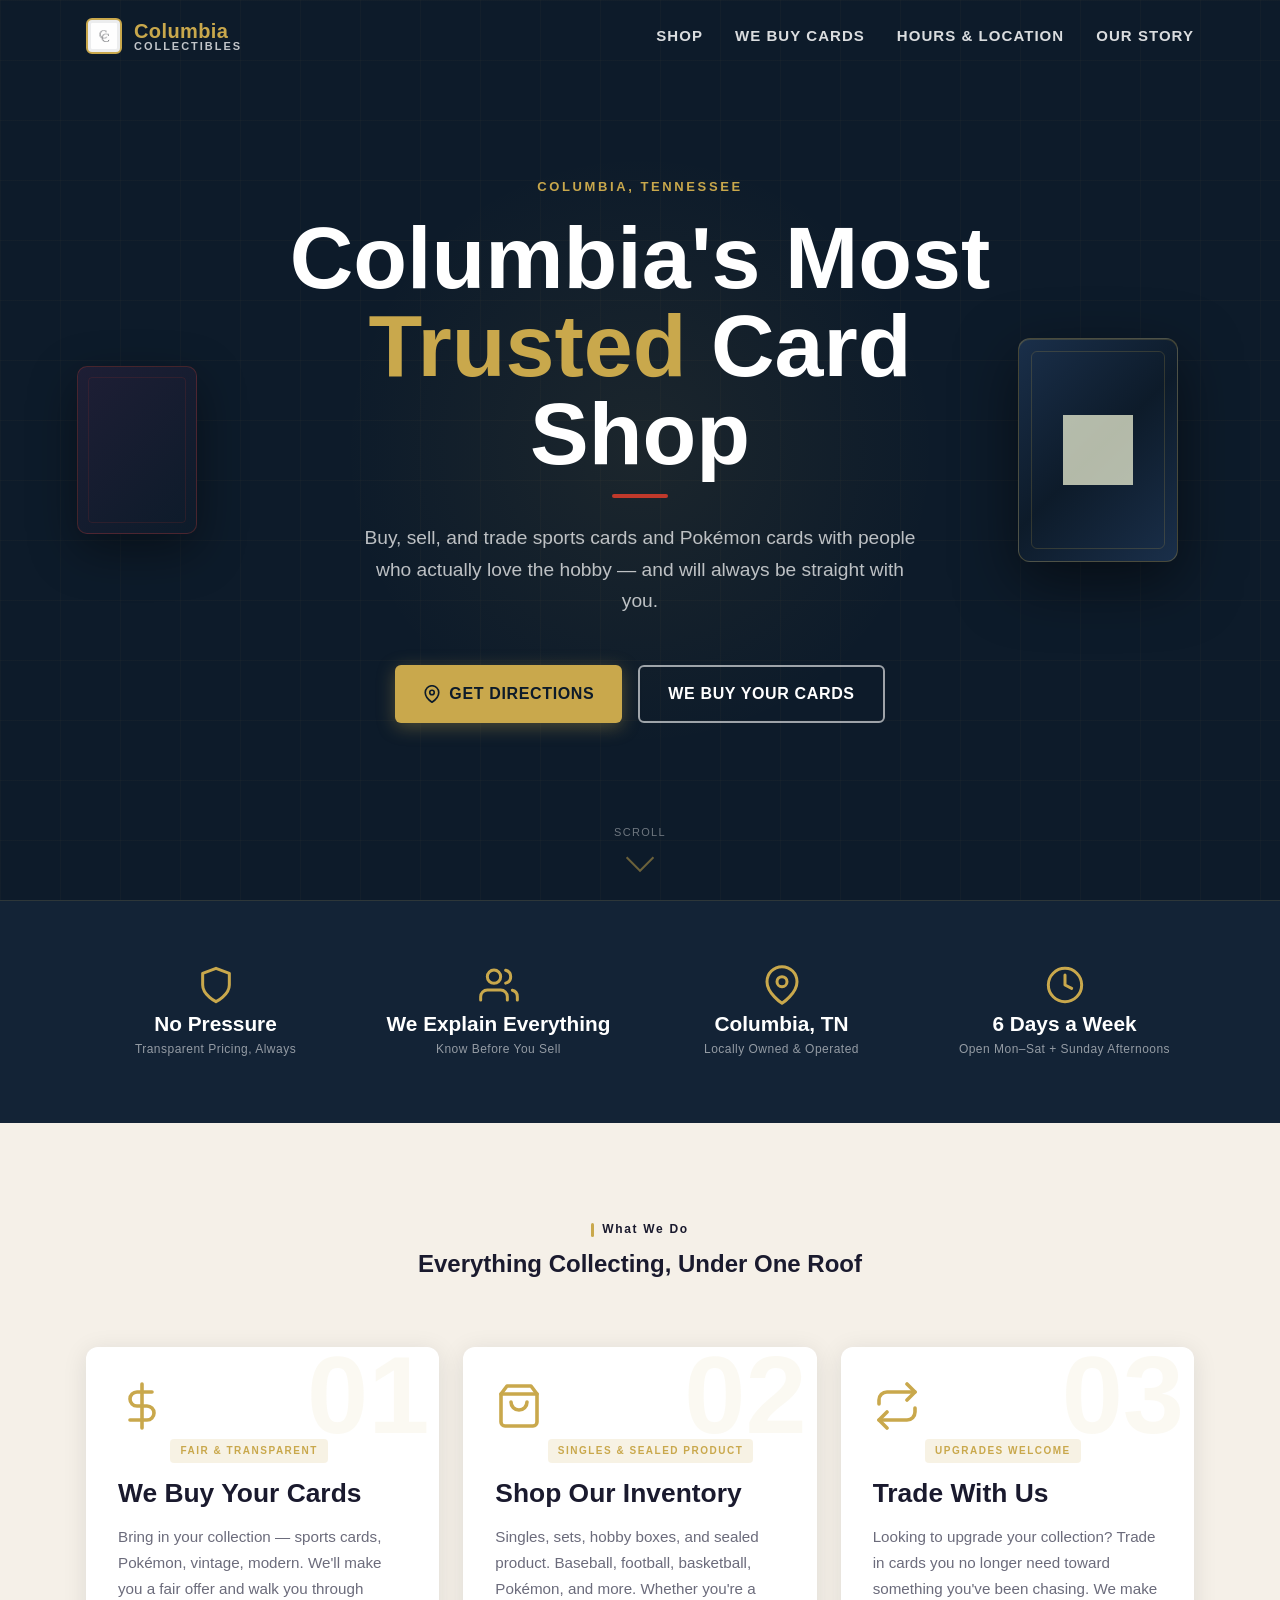
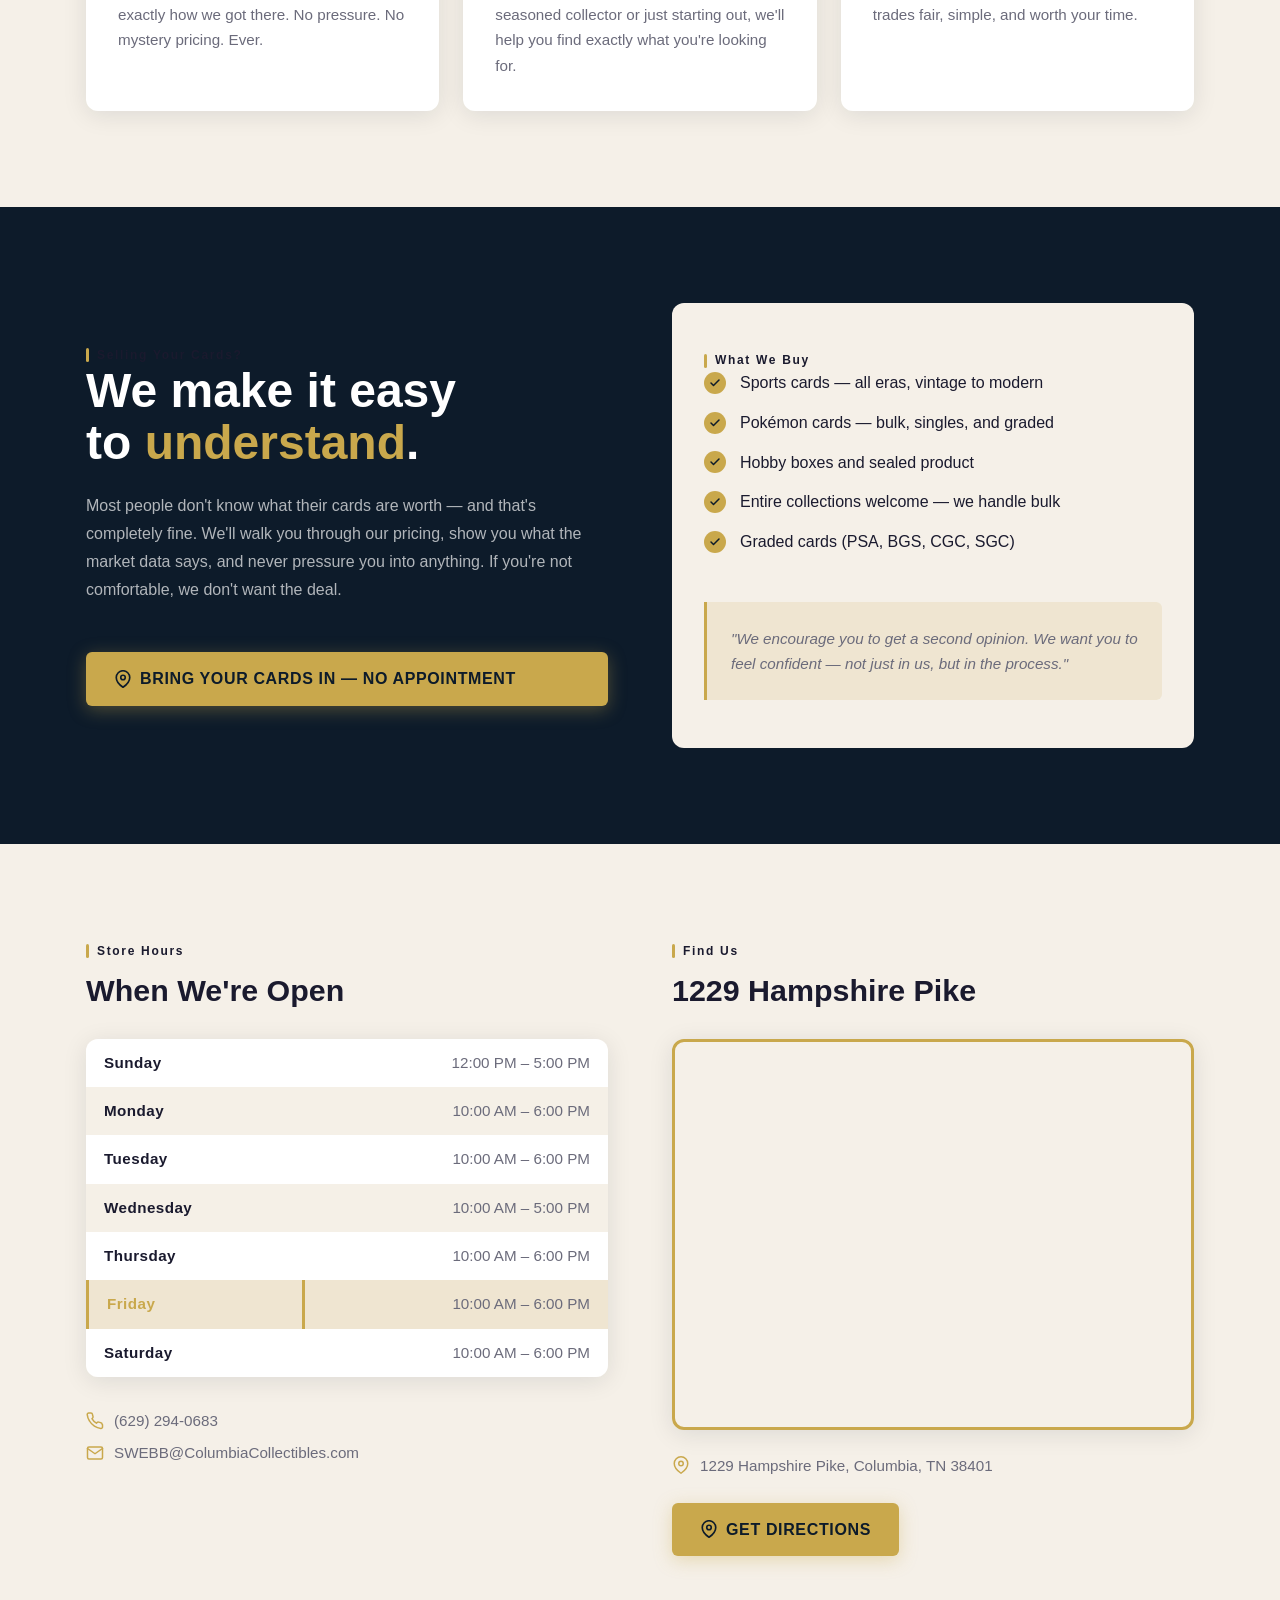
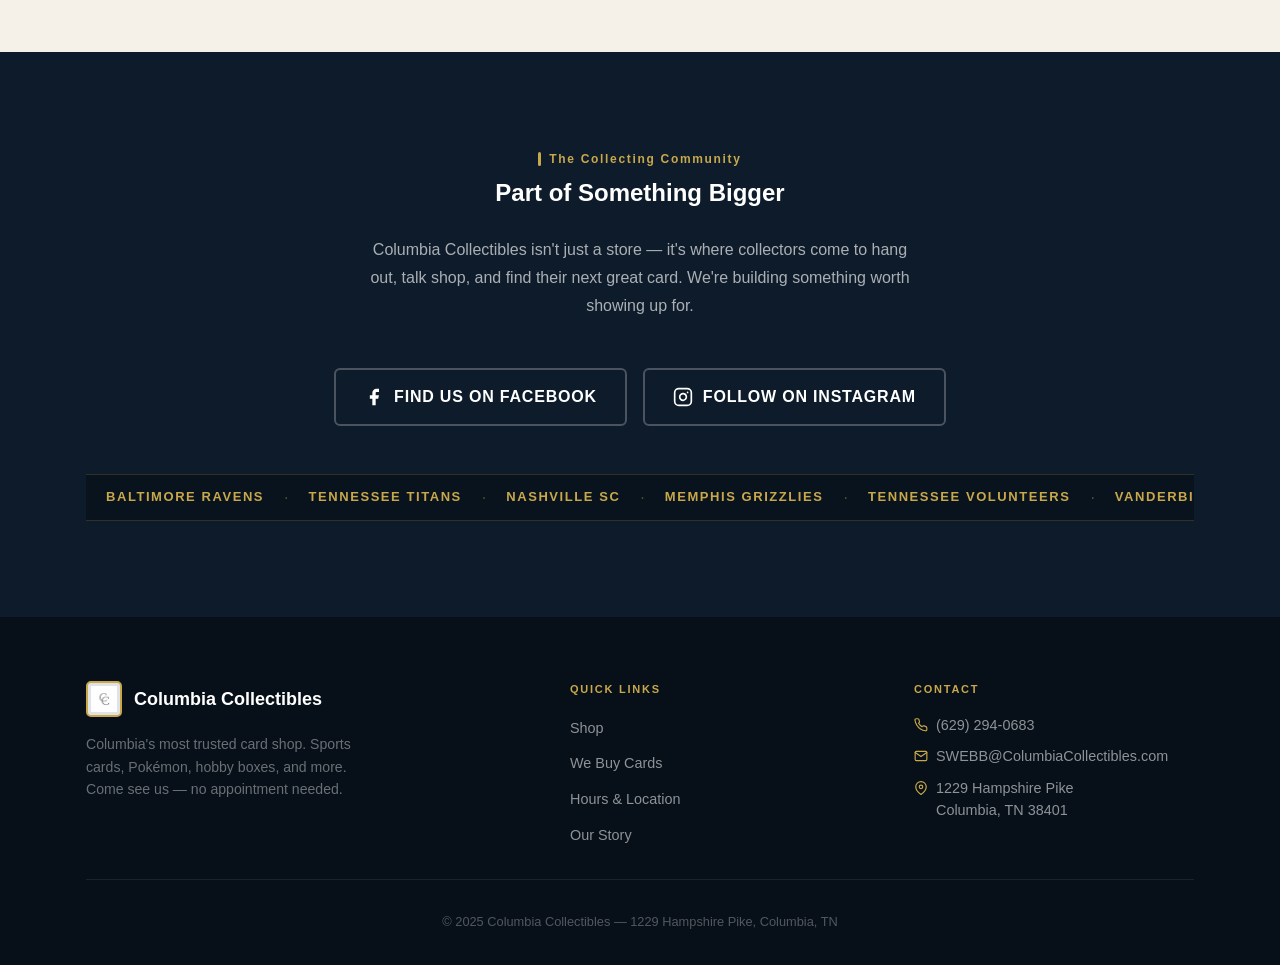
<file: index.html>
<!DOCTYPE html>
<html lang="en">
<head>
  <meta charset="UTF-8">
  <meta name="viewport" content="width=device-width, initial-scale=1.0">

  <!-- SEO -->
  <title>Columbia Collectibles | Sports Cards & Pokémon | Columbia, TN</title>
  <meta name="description" content="Columbia's most trusted card shop. Buy, sell, and trade sports cards and Pokémon cards at 1229 Hampshire Pike, Columbia, TN. Transparent pricing, no pressure.">
  <meta name="keywords" content="card shops near me, sports cards near me, where can I sell my cards, Pokémon cards Columbia TN, sports cards Columbia Tennessee, hobby shops near me">
  <meta name="robots" content="index, follow">
  <link rel="canonical" href="https://ryanfo13-max.github.io/columbia-collectibles/">

  <!-- Open Graph -->
  <meta property="og:type" content="website">
  <meta property="og:title" content="Columbia Collectibles | Sports Cards & Pokémon | Columbia, TN">
  <meta property="og:description" content="Buy, sell, and trade sports cards and Pokémon in Columbia, TN. Transparent pricing. No pressure. Come see us.">
  <meta property="og:url" content="https://ryanfo13-max.github.io/columbia-collectibles/">
  <meta property="og:image" content="https://ryanfo13-max.github.io/columbia-collectibles/images/logo.png">

  <!-- Twitter Card -->
  <meta name="twitter:card" content="summary_large_image">
  <meta name="twitter:title" content="Columbia Collectibles | Sports Cards & Pokémon | Columbia, TN">
  <meta name="twitter:description" content="Buy, sell, and trade sports cards and Pokémon in Columbia, TN. Transparent pricing. No pressure.">

  <!-- Referrer Policy -->
  <meta name="referrer" content="strict-origin-when-cross-origin">

  <!-- Content Security Policy -->
  <meta http-equiv="Content-Security-Policy"
        content="default-src 'self';
                 script-src 'self' 'unsafe-inline';
                 style-src 'self' https://fonts.googleapis.com 'unsafe-inline';
                 font-src https://fonts.gstatic.com;
                 frame-src https://www.google.com;
                 img-src 'self' data:;
                 connect-src 'none';">

  <!-- Favicon -->
  <link rel="icon" type="image/svg+xml" href="favicon.svg">
  <link rel="icon" type="image/png" href="images/logo.png">

  <!-- Styles -->
  <link rel="stylesheet" href="css/styles.css">
</head>
<body>

  <!-- =====================================================
       NAVIGATION
       ===================================================== -->
  <nav class="nav" id="nav" role="navigation" aria-label="Main navigation">
    <div class="container">
      <div class="nav__inner">

        <a href="index.html" class="nav__logo" aria-label="Columbia Collectibles home">
          <img src="images/logo.png" alt="Columbia Collectibles CC monogram logo">
          <div class="nav__wordmark">
            <span class="nav__wordmark-top">Columbia</span>
            <span class="nav__wordmark-bottom">Collectibles</span>
          </div>
        </a>

        <ul class="nav__links" role="list">
          <li><a href="#services">Shop</a></li>
          <li><a href="#buy">We Buy Cards</a></li>
          <li><a href="#hours">Hours &amp; Location</a></li>
          <li><a href="story.html">Our Story</a></li>
        </ul>

        <button class="nav__hamburger" id="hamburger" aria-label="Open menu" aria-expanded="false">
          <span></span><span></span><span></span>
        </button>

      </div>
    </div>
  </nav>

  <!-- Mobile nav overlay -->
  <div class="nav__mobile-overlay" id="mobileNav" role="dialog" aria-modal="true" aria-label="Mobile navigation">
    <button class="nav__mobile-close" id="mobileNavClose" aria-label="Close menu">&#215;</button>
    <a href="#services" class="mobile-nav-link">Shop</a>
    <a href="#buy" class="mobile-nav-link">We Buy Cards</a>
    <a href="#hours" class="mobile-nav-link">Hours &amp; Location</a>
    <a href="story.html" class="mobile-nav-link">Our Story</a>
  </div>

  <main>

    <!-- =====================================================
         HERO
         ===================================================== -->
    <section class="hero" aria-label="Welcome to Columbia Collectibles">

      <div class="hero__bg" aria-hidden="true"></div>
      <div class="hero__glow" aria-hidden="true"></div>

      <!-- Floating card decorations -->
      <div class="hero__card-deco" aria-hidden="true">
        <div class="hero__card-inner">
          <img src="images/logo.png" alt="" class="hero__card-logo">
        </div>
      </div>
      <div class="hero__card-deco-2" aria-hidden="true">
        <div class="hero__card-inner-2"></div>
      </div>

      <div class="hero__content">
        <p class="hero__eyebrow">Columbia, Tennessee</p>

        <h1 class="hero__title">
          Columbia's Most<br><span>Trusted</span> Card Shop
        </h1>

        <p class="hero__subtitle">
          Buy, sell, and trade sports cards and Pokémon cards with people who actually love the hobby — and will always be straight with you.
        </p>

        <div class="hero__ctas">
          <a href="https://maps.google.com/?q=1229+Hampshire+Pike+Columbia+TN"
             target="_blank" rel="noopener noreferrer"
             class="btn btn-primary">
            <!-- Map pin icon -->
            <svg width="18" height="18" viewBox="0 0 24 24" fill="none" stroke="currentColor" stroke-width="2.2" stroke-linecap="round" stroke-linejoin="round" aria-hidden="true"><path d="M21 10c0 7-9 13-9 13s-9-6-9-13a9 9 0 0 1 18 0z"/><circle cx="12" cy="10" r="3"/></svg>
            Get Directions
          </a>
          <a href="#buy" class="btn btn-outline">
            We Buy Your Cards
          </a>
        </div>
      </div>

      <div class="hero__scroll" aria-hidden="true">
        <span>Scroll</span>
        <div class="hero__scroll-arrow"></div>
      </div>

    </section>

    <!-- =====================================================
         TRUST BAR
         ===================================================== -->
    <section class="trust-bar" aria-label="Why choose Columbia Collectibles">
      <div class="container">
        <div class="trust-bar__grid">

          <div class="trust-item animate-on-scroll" style="--delay:0ms">
            <svg class="trust-item__icon" viewBox="0 0 24 24" fill="none" stroke="currentColor" stroke-width="1.8" stroke-linecap="round" stroke-linejoin="round" aria-hidden="true"><path d="M12 22s8-4 8-10V5l-8-3-8 3v7c0 6 8 10 8 10z"/></svg>
            <p class="trust-item__title">No Pressure</p>
            <p class="trust-item__label">Transparent Pricing, Always</p>
          </div>

          <div class="trust-item animate-on-scroll" style="--delay:100ms">
            <svg class="trust-item__icon" viewBox="0 0 24 24" fill="none" stroke="currentColor" stroke-width="1.8" stroke-linecap="round" stroke-linejoin="round" aria-hidden="true"><path d="M17 21v-2a4 4 0 0 0-4-4H5a4 4 0 0 0-4 4v2"/><circle cx="9" cy="7" r="4"/><path d="M23 21v-2a4 4 0 0 0-3-3.87"/><path d="M16 3.13a4 4 0 0 1 0 7.75"/></svg>
            <p class="trust-item__title">We Explain Everything</p>
            <p class="trust-item__label">Know Before You Sell</p>
          </div>

          <div class="trust-item animate-on-scroll" style="--delay:200ms">
            <svg class="trust-item__icon" viewBox="0 0 24 24" fill="none" stroke="currentColor" stroke-width="1.8" stroke-linecap="round" stroke-linejoin="round" aria-hidden="true"><path d="M21 10c0 7-9 13-9 13s-9-6-9-13a9 9 0 0 1 18 0z"/><circle cx="12" cy="10" r="3"/></svg>
            <p class="trust-item__title">Columbia, TN</p>
            <p class="trust-item__label">Locally Owned &amp; Operated</p>
          </div>

          <div class="trust-item animate-on-scroll" style="--delay:300ms">
            <svg class="trust-item__icon" viewBox="0 0 24 24" fill="none" stroke="currentColor" stroke-width="1.8" stroke-linecap="round" stroke-linejoin="round" aria-hidden="true"><circle cx="12" cy="12" r="10"/><polyline points="12 6 12 12 16 14"/></svg>
            <p class="trust-item__title">6 Days a Week</p>
            <p class="trust-item__label">Open Mon–Sat + Sunday Afternoons</p>
          </div>

        </div>
      </div>
    </section>

    <!-- =====================================================
         SERVICES / WHAT WE DO
         ===================================================== -->
    <section class="services" id="services" aria-label="What we do">
      <div class="container">

        <div class="services__header animate-on-scroll">
          <p class="section-label">What We Do</p>
          <h2 class="section-title">Everything Collecting, Under One Roof</h2>
        </div>

        <div class="services__grid">

          <!-- Card 1 -->
          <div class="card-flip-wrapper animate-on-scroll" style="--delay:0ms">
            <div class="card-flip-inner">
              <div class="service-card service-card--front" data-num="01">
                <svg class="service-card__icon" viewBox="0 0 24 24" fill="none" stroke="currentColor" stroke-width="1.8" stroke-linecap="round" stroke-linejoin="round" aria-hidden="true"><line x1="12" y1="1" x2="12" y2="23"/><path d="M17 5H9.5a3.5 3.5 0 0 0 0 7h5a3.5 3.5 0 0 1 0 7H6"/></svg>
                <span class="service-card__badge">Fair &amp; Transparent</span>
                <h3 class="service-card__title">We Buy Your Cards</h3>
                <p class="service-card__body">Bring in your collection — sports cards, Pokémon, vintage, modern. We'll make you a fair offer and walk you through exactly how we got there. No pressure. No mystery pricing. Ever.</p>
              </div>
              <div class="service-card--back" aria-hidden="true">
                <span class="service-card__badge">Fair &amp; Transparent</span>
                <h3 class="service-card__title">We Buy Your Cards</h3>
                <p>Fair offers. We show our work.</p>
              </div>
            </div>
          </div>

          <!-- Card 2 -->
          <div class="card-flip-wrapper animate-on-scroll" style="--delay:120ms">
            <div class="card-flip-inner">
              <div class="service-card service-card--front" data-num="02">
                <svg class="service-card__icon" viewBox="0 0 24 24" fill="none" stroke="currentColor" stroke-width="1.8" stroke-linecap="round" stroke-linejoin="round" aria-hidden="true"><path d="M6 2L3 6v14a2 2 0 0 0 2 2h14a2 2 0 0 0 2-2V6l-3-4z"/><line x1="3" y1="6" x2="21" y2="6"/><path d="M16 10a4 4 0 0 1-8 0"/></svg>
                <span class="service-card__badge">Singles &amp; Sealed Product</span>
                <h3 class="service-card__title">Shop Our Inventory</h3>
                <p class="service-card__body">Singles, sets, hobby boxes, and sealed product. Baseball, football, basketball, Pokémon, and more. Whether you're a seasoned collector or just starting out, we'll help you find exactly what you're looking for.</p>
              </div>
              <div class="service-card--back" aria-hidden="true">
                <span class="service-card__badge">Singles &amp; Sealed Product</span>
                <h3 class="service-card__title">Shop Our Inventory</h3>
                <p>Vintage to modern. We've got it.</p>
              </div>
            </div>
          </div>

          <!-- Card 3 -->
          <div class="card-flip-wrapper animate-on-scroll" style="--delay:240ms">
            <div class="card-flip-inner">
              <div class="service-card service-card--front" data-num="03">
                <svg class="service-card__icon" viewBox="0 0 24 24" fill="none" stroke="currentColor" stroke-width="1.8" stroke-linecap="round" stroke-linejoin="round" aria-hidden="true"><polyline points="17 1 21 5 17 9"/><path d="M3 11V9a4 4 0 0 1 4-4h14"/><polyline points="7 23 3 19 7 15"/><path d="M21 13v2a4 4 0 0 1-4 4H3"/></svg>
                <span class="service-card__badge">Upgrades Welcome</span>
                <h3 class="service-card__title">Trade With Us</h3>
                <p class="service-card__body">Looking to upgrade your collection? Trade in cards you no longer need toward something you've been chasing. We make trades fair, simple, and worth your time.</p>
              </div>
              <div class="service-card--back" aria-hidden="true">
                <span class="service-card__badge">Upgrades Welcome</span>
                <h3 class="service-card__title">Trade With Us</h3>
                <p>Chase what you love. Trade the rest.</p>
              </div>
            </div>
          </div>

        </div>

      </div>
    </section>

    <!-- =====================================================
         WE BUY CARDS
         ===================================================== -->
    <section class="buy-section" id="buy" aria-label="We buy cards">
      <div class="container">
        <div class="buy-section__grid">

          <div class="buy-section__left">
            <p class="section-label">Selling Your Cards?</p>
            <h2 class="buy-section__title">
              We make it easy<br>to <span>understand</span>.
            </h2>
            <p class="buy-section__body">
              Most people don't know what their cards are worth — and that's completely fine. We'll walk you through our pricing, show you what the market data says, and never pressure you into anything. If you're not comfortable, we don't want the deal.
            </p>
            <a href="https://maps.google.com/?q=1229+Hampshire+Pike+Columbia+TN"
               target="_blank" rel="noopener noreferrer"
               class="btn btn-primary">
              <svg width="18" height="18" viewBox="0 0 24 24" fill="none" stroke="currentColor" stroke-width="2.2" stroke-linecap="round" stroke-linejoin="round" aria-hidden="true"><path d="M21 10c0 7-9 13-9 13s-9-6-9-13a9 9 0 0 1 18 0z"/><circle cx="12" cy="10" r="3"/></svg>
              Bring Your Cards In — No Appointment
            </a>
          </div>

          <div class="buy-section__right">
            <p class="section-label">What We Buy</p>
            <ul class="buy-list" role="list" aria-label="Types of cards we buy">

              <li class="buy-list__item" style="--delay:0ms">
                <span class="buy-list__check" aria-hidden="true">
                  <svg width="12" height="12" viewBox="0 0 24 24" fill="none" stroke="currentColor" stroke-width="3" stroke-linecap="round" stroke-linejoin="round"><polyline points="20 6 9 17 4 12"/></svg>
                </span>
                Sports cards — all eras, vintage to modern
              </li>

              <li class="buy-list__item" style="--delay:80ms">
                <span class="buy-list__check" aria-hidden="true">
                  <svg width="12" height="12" viewBox="0 0 24 24" fill="none" stroke="currentColor" stroke-width="3" stroke-linecap="round" stroke-linejoin="round"><polyline points="20 6 9 17 4 12"/></svg>
                </span>
                Pokémon cards — bulk, singles, and graded
              </li>

              <li class="buy-list__item" style="--delay:160ms">
                <span class="buy-list__check" aria-hidden="true">
                  <svg width="12" height="12" viewBox="0 0 24 24" fill="none" stroke="currentColor" stroke-width="3" stroke-linecap="round" stroke-linejoin="round"><polyline points="20 6 9 17 4 12"/></svg>
                </span>
                Hobby boxes and sealed product
              </li>

              <li class="buy-list__item" style="--delay:240ms">
                <span class="buy-list__check" aria-hidden="true">
                  <svg width="12" height="12" viewBox="0 0 24 24" fill="none" stroke="currentColor" stroke-width="3" stroke-linecap="round" stroke-linejoin="round"><polyline points="20 6 9 17 4 12"/></svg>
                </span>
                Entire collections welcome — we handle bulk
              </li>

              <li class="buy-list__item" style="--delay:320ms">
                <span class="buy-list__check" aria-hidden="true">
                  <svg width="12" height="12" viewBox="0 0 24 24" fill="none" stroke="currentColor" stroke-width="3" stroke-linecap="round" stroke-linejoin="round"><polyline points="20 6 9 17 4 12"/></svg>
                </span>
                Graded cards (PSA, BGS, CGC, SGC)
              </li>

            </ul>

            <blockquote class="buy-quote">
              <p>"We encourage you to get a second opinion. We want you to feel confident — not just in us, but in the process."</p>
            </blockquote>
          </div>

        </div>
      </div>
    </section>

    <!-- =====================================================
         HOURS + LOCATION
         ===================================================== -->
    <section class="hours-section" id="hours" aria-label="Hours and location">
      <div class="container">

        <div class="hours-section__grid">

          <!-- Hours -->
          <div class="animate-on-scroll">
            <p class="section-label">Store Hours</p>
            <h2 class="hours-block__title">When We're Open</h2>

            <table class="hours-table" aria-label="Store hours by day">
              <tbody>
                <tr id="day-0"><td class="day-name">Sunday</td><td class="day-hours">12:00 PM – 5:00 PM</td></tr>
                <tr id="day-1"><td class="day-name">Monday</td><td class="day-hours">10:00 AM – 6:00 PM</td></tr>
                <tr id="day-2"><td class="day-name">Tuesday</td><td class="day-hours">10:00 AM – 6:00 PM</td></tr>
                <tr id="day-3"><td class="day-name">Wednesday</td><td class="day-hours">10:00 AM – 5:00 PM</td></tr>
                <tr id="day-4"><td class="day-name">Thursday</td><td class="day-hours">10:00 AM – 6:00 PM</td></tr>
                <tr id="day-5"><td class="day-name">Friday</td><td class="day-hours">10:00 AM – 6:00 PM</td></tr>
                <tr id="day-6"><td class="day-name">Saturday</td><td class="day-hours">10:00 AM – 6:00 PM</td></tr>
              </tbody>
            </table>

            <div class="hours-contact">
              <a href="tel:+16292940683">
                <svg viewBox="0 0 24 24" fill="none" stroke="currentColor" stroke-width="2" stroke-linecap="round" stroke-linejoin="round" aria-hidden="true"><path d="M22 16.92v3a2 2 0 0 1-2.18 2 19.79 19.79 0 0 1-8.63-3.07A19.5 19.5 0 0 1 4.69 12 19.79 19.79 0 0 1 1.63 3.44 2 2 0 0 1 3.6 1.28h3a2 2 0 0 1 2 1.72c.127.96.361 1.903.7 2.81a2 2 0 0 1-.45 2.11L7.91 8.9a16 16 0 0 0 6 6l.92-.92a2 2 0 0 1 2.11-.45c.907.339 1.85.573 2.81.7a2 2 0 0 1 1.72 2.02z"/></svg>
                (629) 294-0683
              </a>
              <a href="mailto:SWEBB@ColumbiaCollectibles.com">
                <svg viewBox="0 0 24 24" fill="none" stroke="currentColor" stroke-width="2" stroke-linecap="round" stroke-linejoin="round" aria-hidden="true"><path d="M4 4h16c1.1 0 2 .9 2 2v12c0 1.1-.9 2-2 2H4c-1.1 0-2-.9-2-2V6c0-1.1.9-2 2-2z"/><polyline points="22,6 12,13 2,6"/></svg>
                SWEBB@ColumbiaCollectibles.com
              </a>
            </div>
          </div>

          <!-- Location -->
          <div class="animate-on-scroll" style="--delay:150ms">
            <p class="section-label">Find Us</p>
            <h2 class="location-block__title">1229 Hampshire Pike</h2>

            <div class="location-map">
              <iframe
                src="https://www.google.com/maps/embed?pb=!1m18!1m12!1m3!1d3224.0!2d-87.0353!3d35.6151!2m3!1f0!2f0!3f0!3m2!1i1024!2i768!4f13.1!3m3!1m2!1s0x0%3A0x0!2s1229+Hampshire+Pike%2C+Columbia%2C+TN+38401!5e0!3m2!1sen!2sus!4v1"
                allowfullscreen=""
                loading="lazy"
                referrerpolicy="no-referrer-when-downgrade"
                title="Columbia Collectibles location map"
              ></iframe>
            </div>

            <div class="location-address">
              <p>
                <svg viewBox="0 0 24 24" fill="none" stroke="currentColor" stroke-width="2" stroke-linecap="round" stroke-linejoin="round" aria-hidden="true"><path d="M21 10c0 7-9 13-9 13s-9-6-9-13a9 9 0 0 1 18 0z"/><circle cx="12" cy="10" r="3"/></svg>
                1229 Hampshire Pike, Columbia, TN 38401
              </p>
            </div>

            <div style="margin-top: var(--sp-md);">
              <a href="https://maps.google.com/?q=1229+Hampshire+Pike+Columbia+TN"
                 target="_blank" rel="noopener noreferrer"
                 class="btn btn-primary">
                <svg width="18" height="18" viewBox="0 0 24 24" fill="none" stroke="currentColor" stroke-width="2.2" stroke-linecap="round" stroke-linejoin="round" aria-hidden="true"><path d="M21 10c0 7-9 13-9 13s-9-6-9-13a9 9 0 0 1 18 0z"/><circle cx="12" cy="10" r="3"/></svg>
                Get Directions
              </a>
            </div>
          </div>

        </div>

      </div>
    </section>

    <!-- =====================================================
         COMMUNITY / SOCIAL
         ===================================================== -->
    <section class="community" id="community" aria-label="Community and social media">
      <div class="container">

        <div class="community__header animate-on-scroll">
          <p class="section-label" style="color:var(--gold)">The Collecting Community</p>
          <h2 class="section-title section-title--light">Part of Something Bigger</h2>
          <p class="community__body">
            Columbia Collectibles isn't just a store — it's where collectors come to hang out, talk shop, and find their next great card. We're building something worth showing up for.
          </p>
        </div>

        <div class="community__socials animate-on-scroll" style="--delay:150ms">
          <a href="https://www.facebook.com/groups/734474821342120/"
             target="_blank" rel="noopener noreferrer"
             class="social-btn"
             aria-label="Find us on Facebook">
            <!-- Facebook icon -->
            <svg viewBox="0 0 24 24" fill="currentColor" aria-hidden="true">
              <path d="M18 2h-3a5 5 0 0 0-5 5v3H7v4h3v8h4v-8h3l1-4h-4V7a1 1 0 0 1 1-1h3z"/>
            </svg>
            Find Us on Facebook
          </a>

          <a href="https://www.instagram.com/columbia_collects/"
             target="_blank" rel="noopener noreferrer"
             class="social-btn"
             aria-label="Follow us on Instagram">
            <!-- Instagram icon -->
            <svg viewBox="0 0 24 24" fill="none" stroke="currentColor" stroke-width="2" stroke-linecap="round" stroke-linejoin="round" aria-hidden="true">
              <rect x="2" y="2" width="20" height="20" rx="5" ry="5"/><path d="M16 11.37A4 4 0 1 1 12.63 8 4 4 0 0 1 16 11.37z"/><line x1="17.5" y1="6.5" x2="17.51" y2="6.5"/>
            </svg>
            Follow on Instagram
          </a>
        </div>

        <!-- Sports ticker -->
        <div class="ticker-wrap" aria-hidden="true">
          <div class="ticker">
            <div class="ticker__content">
              <span class="ticker__item">Baltimore Ravens</span><span class="ticker__dot">·</span>
              <span class="ticker__item">Tennessee Titans</span><span class="ticker__dot">·</span>
              <span class="ticker__item">Nashville SC</span><span class="ticker__dot">·</span>
              <span class="ticker__item">Memphis Grizzlies</span><span class="ticker__dot">·</span>
              <span class="ticker__item">Tennessee Volunteers</span><span class="ticker__dot">·</span>
              <span class="ticker__item">Vanderbilt Commodores</span><span class="ticker__dot">·</span>
              <span class="ticker__item">Kansas City Chiefs</span><span class="ticker__dot">·</span>
              <span class="ticker__item">Dallas Cowboys</span><span class="ticker__dot">·</span>
              <span class="ticker__item">New York Yankees</span><span class="ticker__dot">·</span>
              <span class="ticker__item">Los Angeles Dodgers</span><span class="ticker__dot">·</span>
              <span class="ticker__item">Golden State Warriors</span><span class="ticker__dot">·</span>
              <span class="ticker__item">Patrick Mahomes</span><span class="ticker__dot">·</span>
              <span class="ticker__item">Sports Cards</span><span class="ticker__dot">·</span>
              <span class="ticker__item">Pokémon</span><span class="ticker__dot">·</span>
              <span class="ticker__item">Hobby Boxes</span><span class="ticker__dot">·</span>
              <span class="ticker__item">Columbia, TN</span><span class="ticker__dot">·</span>
            </div>
            <!-- Duplicate for seamless loop -->
            <div class="ticker__content" aria-hidden="true">
              <span class="ticker__item">Baltimore Ravens</span><span class="ticker__dot">·</span>
              <span class="ticker__item">Tennessee Titans</span><span class="ticker__dot">·</span>
              <span class="ticker__item">Nashville SC</span><span class="ticker__dot">·</span>
              <span class="ticker__item">Memphis Grizzlies</span><span class="ticker__dot">·</span>
              <span class="ticker__item">Tennessee Volunteers</span><span class="ticker__dot">·</span>
              <span class="ticker__item">Vanderbilt Commodores</span><span class="ticker__dot">·</span>
              <span class="ticker__item">Kansas City Chiefs</span><span class="ticker__dot">·</span>
              <span class="ticker__item">Dallas Cowboys</span><span class="ticker__dot">·</span>
              <span class="ticker__item">New York Yankees</span><span class="ticker__dot">·</span>
              <span class="ticker__item">Los Angeles Dodgers</span><span class="ticker__dot">·</span>
              <span class="ticker__item">Golden State Warriors</span><span class="ticker__dot">·</span>
              <span class="ticker__item">Patrick Mahomes</span><span class="ticker__dot">·</span>
              <span class="ticker__item">Sports Cards</span><span class="ticker__dot">·</span>
              <span class="ticker__item">Pokémon</span><span class="ticker__dot">·</span>
              <span class="ticker__item">Hobby Boxes</span><span class="ticker__dot">·</span>
              <span class="ticker__item">Columbia, TN</span><span class="ticker__dot">·</span>
            </div>
          </div>
        </div>

      </div>
    </section>

  </main>

  <!-- =====================================================
       FOOTER
       ===================================================== -->
  <footer class="footer" role="contentinfo">
    <div class="container">

      <div class="footer__grid">

        <div>
          <div class="footer__brand-logo">
            <img src="images/logo.png" alt="Columbia Collectibles logo">
            <span class="footer__brand-name">Columbia Collectibles</span>
          </div>
          <p class="footer__tagline">Columbia's most trusted card shop. Sports cards, Pokémon, hobby boxes, and more. Come see us — no appointment needed.</p>
        </div>

        <div>
          <p class="footer__col-title">Quick Links</p>
          <ul class="footer__links" role="list">
            <li><a href="#services">Shop</a></li>
            <li><a href="#buy">We Buy Cards</a></li>
            <li><a href="#hours">Hours &amp; Location</a></li>
            <li><a href="story.html">Our Story</a></li>
          </ul>
        </div>

        <div>
          <p class="footer__col-title">Contact</p>
          <div class="footer__contact-info">
            <a href="tel:+16292940683">
              <svg viewBox="0 0 24 24" fill="none" stroke="currentColor" stroke-width="2" stroke-linecap="round" stroke-linejoin="round" aria-hidden="true"><path d="M22 16.92v3a2 2 0 0 1-2.18 2 19.79 19.79 0 0 1-8.63-3.07A19.5 19.5 0 0 1 4.69 12 19.79 19.79 0 0 1 1.63 3.44 2 2 0 0 1 3.6 1.28h3a2 2 0 0 1 2 1.72c.127.96.361 1.903.7 2.81a2 2 0 0 1-.45 2.11L7.91 8.9a16 16 0 0 0 6 6l.92-.92a2 2 0 0 1 2.11-.45c.907.339 1.85.573 2.81.7a2 2 0 0 1 1.72 2.02z"/></svg>
              (629) 294-0683
            </a>
            <a href="mailto:SWEBB@ColumbiaCollectibles.com">
              <svg viewBox="0 0 24 24" fill="none" stroke="currentColor" stroke-width="2" stroke-linecap="round" stroke-linejoin="round" aria-hidden="true"><path d="M4 4h16c1.1 0 2 .9 2 2v12c0 1.1-.9 2-2 2H4c-1.1 0-2-.9-2-2V6c0-1.1.9-2 2-2z"/><polyline points="22,6 12,13 2,6"/></svg>
              SWEBB@ColumbiaCollectibles.com
            </a>
            <p>
              <svg viewBox="0 0 24 24" fill="none" stroke="currentColor" stroke-width="2" stroke-linecap="round" stroke-linejoin="round" aria-hidden="true"><path d="M21 10c0 7-9 13-9 13s-9-6-9-13a9 9 0 0 1 18 0z"/><circle cx="12" cy="10" r="3"/></svg>
              1229 Hampshire Pike<br>Columbia, TN 38401
            </p>
          </div>
        </div>

      </div>

      <div class="footer__bottom">
        <p>&copy; 2025 Columbia Collectibles &mdash; 1229 Hampshire Pike, Columbia, TN</p>
      </div>

    </div>
  </footer>

  <!-- =====================================================
       LOCAL BUSINESS STRUCTURED DATA (SEO)
       ===================================================== -->
  <script type="application/ld+json">
  {
    "@context": "https://schema.org",
    "@type": "LocalBusiness",
    "name": "Columbia Collectibles",
    "description": "Sports cards and Pokémon card shop in Columbia, Tennessee. Buy, sell, and trade cards with transparent pricing and no pressure.",
    "url": "https://ryanfo13-max.github.io/columbia-collectibles/",
    "telephone": "+16292940683",
    "email": "SWEBB@ColumbiaCollectibles.com",
    "address": {
      "@type": "PostalAddress",
      "streetAddress": "1229 Hampshire Pike",
      "addressLocality": "Columbia",
      "addressRegion": "TN",
      "postalCode": "38401",
      "addressCountry": "US"
    },
    "geo": {
      "@type": "GeoCoordinates",
      "latitude": 35.6151,
      "longitude": -87.0353
    },
    "openingHoursSpecification": [
      {
        "@type": "OpeningHoursSpecification",
        "dayOfWeek": ["Monday","Tuesday","Thursday","Friday","Saturday"],
        "opens": "10:00",
        "closes": "18:00"
      },
      {
        "@type": "OpeningHoursSpecification",
        "dayOfWeek": "Wednesday",
        "opens": "10:00",
        "closes": "17:00"
      },
      {
        "@type": "OpeningHoursSpecification",
        "dayOfWeek": "Sunday",
        "opens": "12:00",
        "closes": "17:00"
      }
    ],
    "sameAs": [
      "https://www.facebook.com/groups/734474821342120/",
      "https://www.instagram.com/columbia_collects/"
    ]
  }
  </script>

  <script src="js/main.js"></script>
</body>
</html>
</file>
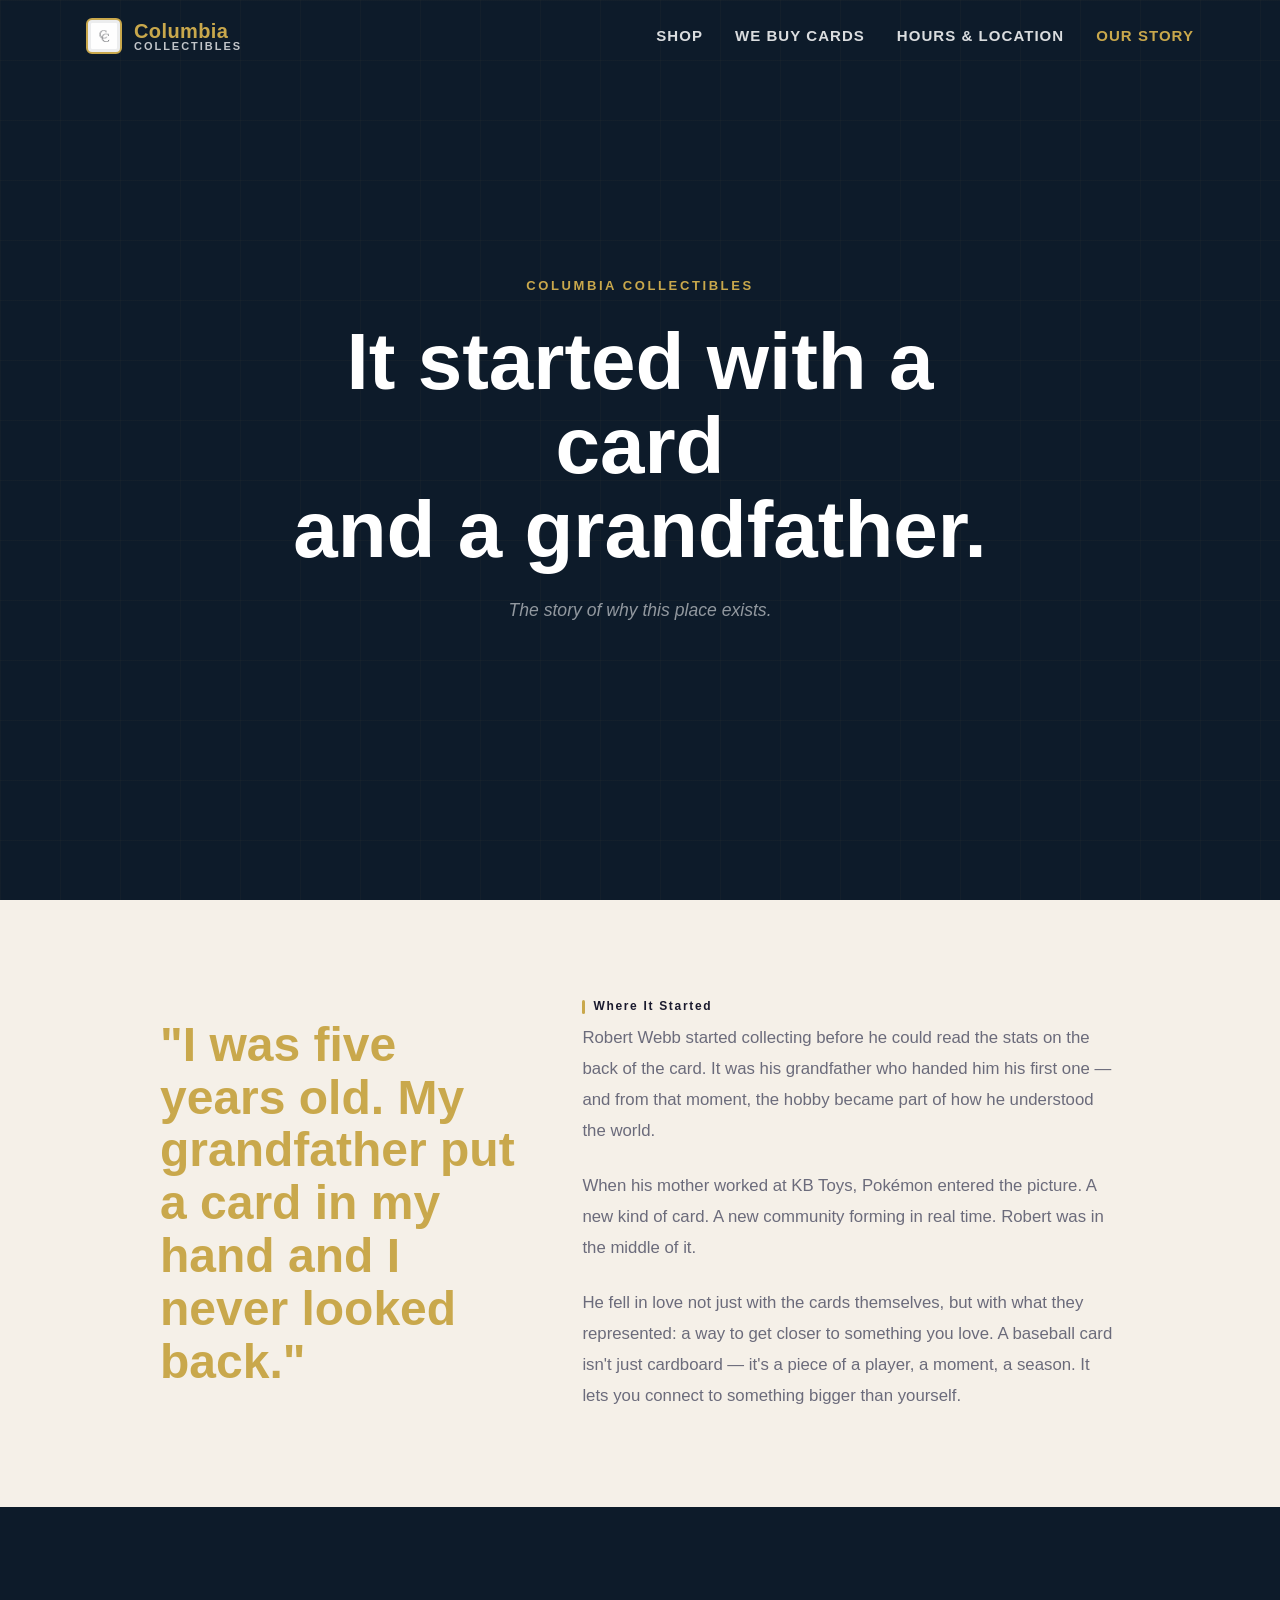
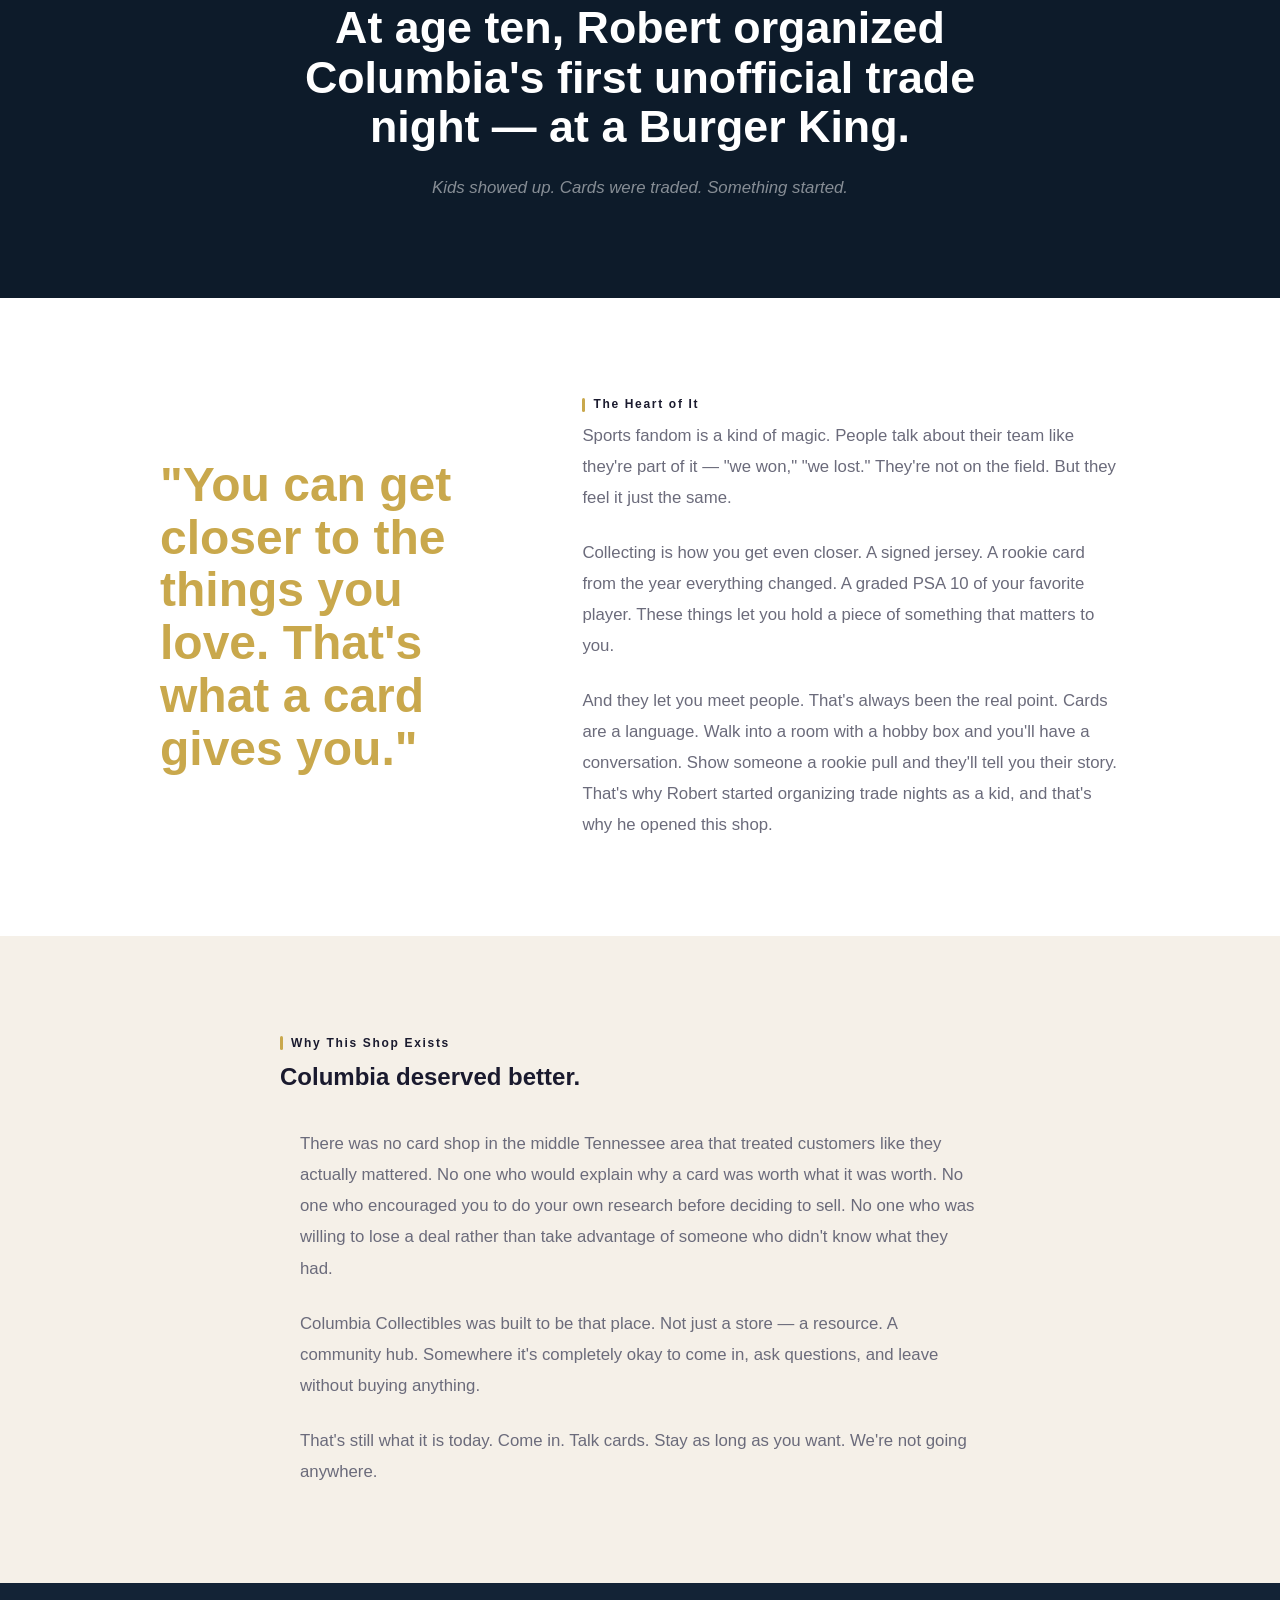
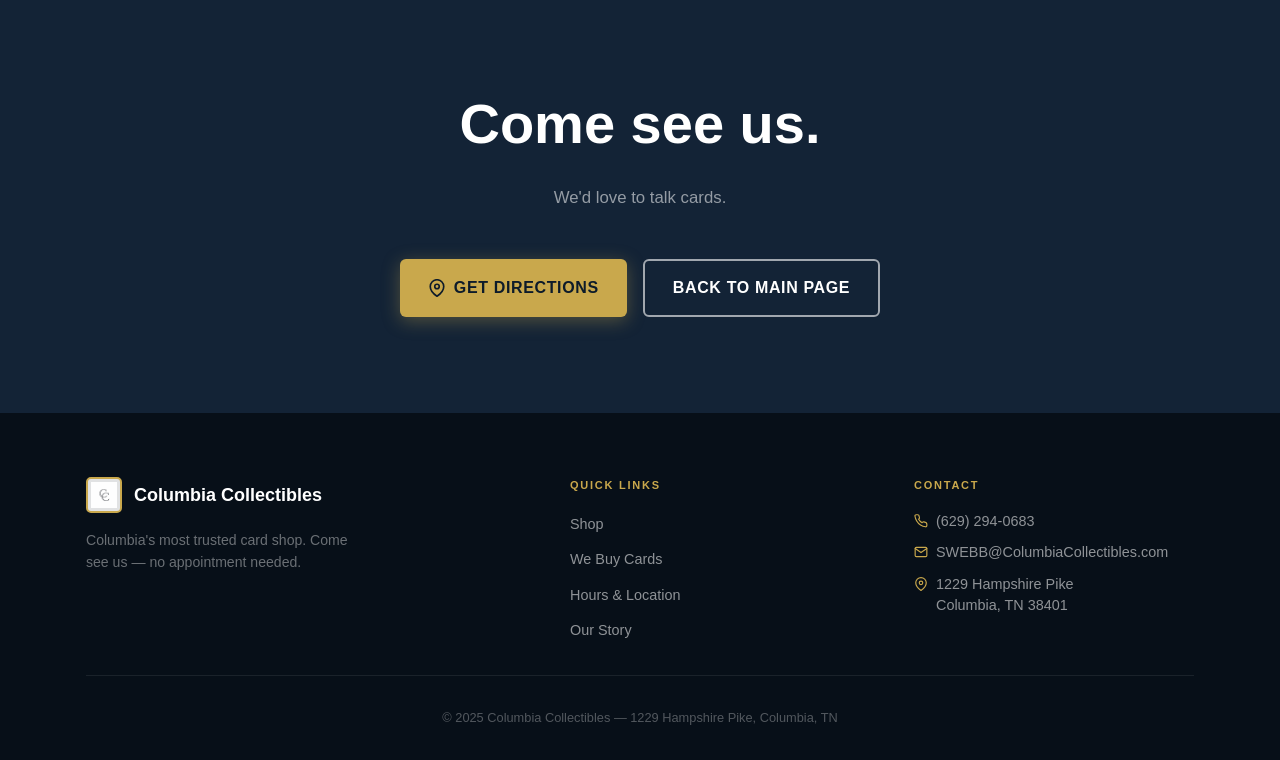
<file: story.html>
<!DOCTYPE html>
<html lang="en">
<head>
  <meta charset="UTF-8">
  <meta name="viewport" content="width=device-width, initial-scale=1.0">

  <title>Our Story | Columbia Collectibles | Columbia, TN</title>
  <meta name="description" content="The story of Robert Webb and Columbia Collectibles — how a lifelong passion for collecting became Columbia's most trusted card shop.">
  <meta name="robots" content="index, follow">
  <link rel="canonical" href="https://ryanfo13-max.github.io/columbia-collectibles/story.html">

  <!-- Open Graph -->
  <meta property="og:type" content="article">
  <meta property="og:title" content="Our Story | Columbia Collectibles">
  <meta property="og:description" content="How a lifelong passion for collecting became Columbia's most trusted card shop.">
  <meta property="og:url" content="https://ryanfo13-max.github.io/columbia-collectibles/story.html">
  <meta property="og:image" content="https://ryanfo13-max.github.io/columbia-collectibles/images/logo.png">

  <meta name="referrer" content="strict-origin-when-cross-origin">

  <meta http-equiv="Content-Security-Policy"
        content="default-src 'self';
                 script-src 'self' 'unsafe-inline';
                 style-src 'self' https://fonts.googleapis.com 'unsafe-inline';
                 font-src https://fonts.gstatic.com;
                 img-src 'self' data:;
                 connect-src 'none';">

  <link rel="icon" type="image/svg+xml" href="favicon.svg">
  <link rel="icon" type="image/png" href="images/logo.png">
  <link rel="stylesheet" href="css/styles.css">
</head>
<body>

  <!-- =====================================================
       NAVIGATION
       ===================================================== -->
  <nav class="nav scrolled" id="nav" role="navigation" aria-label="Main navigation">
    <div class="container">
      <div class="nav__inner">

        <a href="index.html" class="nav__logo" aria-label="Columbia Collectibles home">
          <img src="images/logo.png" alt="Columbia Collectibles CC monogram logo">
          <div class="nav__wordmark">
            <span class="nav__wordmark-top">Columbia</span>
            <span class="nav__wordmark-bottom">Collectibles</span>
          </div>
        </a>

        <ul class="nav__links" role="list">
          <li><a href="index.html#services">Shop</a></li>
          <li><a href="index.html#buy">We Buy Cards</a></li>
          <li><a href="index.html#hours">Hours &amp; Location</a></li>
          <li><a href="story.html" aria-current="page" style="color:var(--gold)">Our Story</a></li>
        </ul>

        <button class="nav__hamburger" id="hamburger" aria-label="Open menu" aria-expanded="false">
          <span></span><span></span><span></span>
        </button>

      </div>
    </div>
  </nav>

  <!-- Mobile nav overlay -->
  <div class="nav__mobile-overlay" id="mobileNav" role="dialog" aria-modal="true" aria-label="Mobile navigation">
    <button class="nav__mobile-close" id="mobileNavClose" aria-label="Close menu">&#215;</button>
    <a href="index.html#services" class="mobile-nav-link">Shop</a>
    <a href="index.html#buy" class="mobile-nav-link">We Buy Cards</a>
    <a href="index.html#hours" class="mobile-nav-link">Hours &amp; Location</a>
    <a href="story.html" class="mobile-nav-link">Our Story</a>
  </div>

  <main>

    <!-- =====================================================
         HERO
         ===================================================== -->
    <section class="story-hero" aria-label="Our story">
      <div class="story-hero__bg" aria-hidden="true"></div>

      <div class="story-hero__content animate-on-scroll">
        <p class="story-hero__kicker">Columbia Collectibles</p>
        <h1 class="story-hero__title">It started with a card<br>and a grandfather.</h1>
        <p class="story-hero__sub">The story of why this place exists.</p>
      </div>
    </section>

    <!-- =====================================================
         THE ORIGIN
         ===================================================== -->
    <section class="story-section story-section--cream" aria-label="The origin story">
      <div class="container">
        <div class="story-editorial animate-on-scroll">

          <blockquote class="story-pull-quote">
            "I was five years old. My grandfather put a card in my hand and I never looked back."
          </blockquote>

          <div>
            <p class="section-label">Where It Started</p>
            <div class="story-body">
              <p>Robert Webb started collecting before he could read the stats on the back of the card. It was his grandfather who handed him his first one — and from that moment, the hobby became part of how he understood the world.</p>
              <p>When his mother worked at KB Toys, Pokémon entered the picture. A new kind of card. A new community forming in real time. Robert was in the middle of it.</p>
              <p>He fell in love not just with the cards themselves, but with what they represented: a way to get closer to something you love. A baseball card isn't just cardboard — it's a piece of a player, a moment, a season. It lets you connect to something bigger than yourself.</p>
            </div>
          </div>

        </div>
      </div>
    </section>

    <!-- =====================================================
         THE COMMUNITY MOMENT
         ===================================================== -->
    <section class="story-moment" aria-label="The community moment">
      <div class="container" style="position:relative;">
        <h2 class="story-moment__title animate-on-scroll">
          At age ten, Robert organized Columbia's first unofficial trade night — at a Burger King.
        </h2>
        <p class="story-moment__sub animate-on-scroll" style="--delay:200ms">
          Kids showed up. Cards were traded. Something started.
        </p>
      </div>
    </section>

    <!-- =====================================================
         WHY COLLECTING MATTERS
         ===================================================== -->
    <section class="story-section story-section--white" aria-label="Why collecting matters">
      <div class="container">

        <div class="story-editorial animate-on-scroll">

          <blockquote class="story-pull-quote">
            "You can get closer to the things you love. That's what a card gives you."
          </blockquote>

          <div>
            <p class="section-label">The Heart of It</p>
            <div class="story-body">
              <p>Sports fandom is a kind of magic. People talk about their team like they're part of it — "we won," "we lost." They're not on the field. But they feel it just the same.</p>
              <p>Collecting is how you get even closer. A signed jersey. A rookie card from the year everything changed. A graded PSA 10 of your favorite player. These things let you hold a piece of something that matters to you.</p>
              <p>And they let you meet people. That's always been the real point. Cards are a language. Walk into a room with a hobby box and you'll have a conversation. Show someone a rookie pull and they'll tell you their story. That's why Robert started organizing trade nights as a kid, and that's why he opened this shop.</p>
            </div>
          </div>

        </div>

      </div>
    </section>

    <!-- =====================================================
         WHY THE SHOP
         ===================================================== -->
    <section class="story-section story-section--cream" aria-label="Why we opened the shop">
      <div class="container">

        <div style="max-width:720px; margin:0 auto;" class="animate-on-scroll">
          <p class="section-label">Why This Shop Exists</p>
          <h2 class="section-title" style="margin-bottom:var(--sp-lg)">Columbia deserved better.</h2>
          <div class="story-body">
            <p>There was no card shop in the middle Tennessee area that treated customers like they actually mattered. No one who would explain why a card was worth what it was worth. No one who encouraged you to do your own research before deciding to sell. No one who was willing to lose a deal rather than take advantage of someone who didn't know what they had.</p>
            <p>Columbia Collectibles was built to be that place. Not just a store — a resource. A community hub. Somewhere it's completely okay to come in, ask questions, and leave without buying anything.</p>
            <p>That's still what it is today. Come in. Talk cards. Stay as long as you want. We're not going anywhere.</p>
          </div>
        </div>

      </div>
    </section>

    <!-- =====================================================
         CLOSING CTA
         ===================================================== -->
    <section class="story-cta" aria-label="Visit us">
      <div class="container">
        <h2 class="story-cta__title animate-on-scroll">Come see us.</h2>
        <p class="story-cta__sub animate-on-scroll" style="--delay:150ms">We'd love to talk cards.</p>

        <div class="story-cta__btns animate-on-scroll" style="--delay:300ms">
          <a href="https://maps.google.com/?q=1229+Hampshire+Pike+Columbia+TN"
             target="_blank" rel="noopener noreferrer"
             class="btn btn-primary">
            <svg width="18" height="18" viewBox="0 0 24 24" fill="none" stroke="currentColor" stroke-width="2.2" stroke-linecap="round" stroke-linejoin="round" aria-hidden="true"><path d="M21 10c0 7-9 13-9 13s-9-6-9-13a9 9 0 0 1 18 0z"/><circle cx="12" cy="10" r="3"/></svg>
            Get Directions
          </a>
          <a href="index.html" class="btn btn-outline">
            Back to Main Page
          </a>
        </div>
      </div>
    </section>

  </main>

  <!-- =====================================================
       FOOTER
       ===================================================== -->
  <footer class="footer" role="contentinfo">
    <div class="container">

      <div class="footer__grid">

        <div>
          <div class="footer__brand-logo">
            <img src="images/logo.png" alt="Columbia Collectibles logo">
            <span class="footer__brand-name">Columbia Collectibles</span>
          </div>
          <p class="footer__tagline">Columbia's most trusted card shop. Come see us — no appointment needed.</p>
        </div>

        <div>
          <p class="footer__col-title">Quick Links</p>
          <ul class="footer__links" role="list">
            <li><a href="index.html#services">Shop</a></li>
            <li><a href="index.html#buy">We Buy Cards</a></li>
            <li><a href="index.html#hours">Hours &amp; Location</a></li>
            <li><a href="story.html">Our Story</a></li>
          </ul>
        </div>

        <div>
          <p class="footer__col-title">Contact</p>
          <div class="footer__contact-info">
            <a href="tel:+16292940683">
              <svg viewBox="0 0 24 24" fill="none" stroke="currentColor" stroke-width="2" stroke-linecap="round" stroke-linejoin="round" aria-hidden="true"><path d="M22 16.92v3a2 2 0 0 1-2.18 2 19.79 19.79 0 0 1-8.63-3.07A19.5 19.5 0 0 1 4.69 12 19.79 19.79 0 0 1 1.63 3.44 2 2 0 0 1 3.6 1.28h3a2 2 0 0 1 2 1.72c.127.96.361 1.903.7 2.81a2 2 0 0 1-.45 2.11L7.91 8.9a16 16 0 0 0 6 6l.92-.92a2 2 0 0 1 2.11-.45c.907.339 1.85.573 2.81.7a2 2 0 0 1 1.72 2.02z"/></svg>
              (629) 294-0683
            </a>
            <a href="mailto:SWEBB@ColumbiaCollectibles.com">
              <svg viewBox="0 0 24 24" fill="none" stroke="currentColor" stroke-width="2" stroke-linecap="round" stroke-linejoin="round" aria-hidden="true"><path d="M4 4h16c1.1 0 2 .9 2 2v12c0 1.1-.9 2-2 2H4c-1.1 0-2-.9-2-2V6c0-1.1.9-2 2-2z"/><polyline points="22,6 12,13 2,6"/></svg>
              SWEBB@ColumbiaCollectibles.com
            </a>
            <p>
              <svg viewBox="0 0 24 24" fill="none" stroke="currentColor" stroke-width="2" stroke-linecap="round" stroke-linejoin="round" aria-hidden="true"><path d="M21 10c0 7-9 13-9 13s-9-6-9-13a9 9 0 0 1 18 0z"/><circle cx="12" cy="10" r="3"/></svg>
              1229 Hampshire Pike<br>Columbia, TN 38401
            </p>
          </div>
        </div>

      </div>

      <div class="footer__bottom">
        <p>&copy; 2025 Columbia Collectibles &mdash; 1229 Hampshire Pike, Columbia, TN</p>
      </div>

    </div>
  </footer>

  <script src="js/main.js"></script>
</body>
</html>
</file>
<file: css/styles.css>
/* ============================================================
   Columbia Collectibles — styles.css
   ============================================================ */

/* 1. FONTS
   ---------------------------------------------------------- */
@import url('https://fonts.googleapis.com/css2?family=Barlow+Condensed:wght@600;700;800&family=Barlow:wght@400;600&family=Inter:wght@400;500;600&display=swap');

/* 2. DESIGN TOKENS
   ---------------------------------------------------------- */
:root {
  /* Colors */
  --cream:       #F5F0E8;
  --navy:        #0D1B2A;
  --navy-light:  #132336;
  --gold:        #C9A84C;
  --gold-light:  #E6C96A;
  --gold-dim:    rgba(201, 168, 76, 0.15);
  --red:         #C0392B;
  --text:        #1A1A2E;
  --text-sec:    #6B6B7B;
  --white:       #FFFFFF;
  --border:      #E0D8CC;

  /* Typography */
  --font-display: 'Barlow Condensed', sans-serif;
  --font-body:    'Inter', sans-serif;

  /* Spacing */
  --sp-xs:  8px;
  --sp-sm:  16px;
  --sp-md:  24px;
  --sp-lg:  32px;
  --sp-xl:  48px;
  --sp-2xl: 64px;
  --sp-3xl: 96px;

  /* Radii */
  --r-sm: 6px;
  --r-md: 12px;
  --r-lg: 20px;

  /* Shadows */
  --shadow-card:  0 4px 24px rgba(13, 27, 42, 0.10);
  --shadow-hover: 0 12px 40px rgba(13, 27, 42, 0.20);

  /* Transitions */
  --ease: 0.3s cubic-bezier(0.4, 0, 0.2, 1);
}

/* 3. RESET & BASE
   ---------------------------------------------------------- */
*, *::before, *::after {
  box-sizing: border-box;
  margin: 0;
  padding: 0;
}

html {
  scroll-behavior: smooth;
  font-size: 16px;
  -webkit-text-size-adjust: 100%;
}

body {
  font-family: var(--font-body);
  color: var(--text);
  background: var(--cream);
  line-height: 1.6;
  overflow-x: hidden;
}

img {
  display: block;
  max-width: 100%;
  height: auto;
}

a {
  color: inherit;
  text-decoration: none;
}

ul {
  list-style: none;
}

button {
  font-family: inherit;
  cursor: pointer;
  border: none;
  background: none;
}

/* 4. UTILITIES
   ---------------------------------------------------------- */
.container {
  width: 100%;
  max-width: 1140px;
  margin: 0 auto;
  padding: 0 var(--sp-sm);
}

.section-label {
  font-family: var(--font-display);
  font-size: 12px;
  font-weight: 700;
  letter-spacing: 0.14em;
  display: inline-flex;
  align-items: center;
  gap: 8px;
}

.section-label::before {
  content: '';
  display: inline-block;
  width: 3px;
  height: 14px;
  background: var(--gold);
  border-radius: 2px;
  flex-shrink: 0;
}

/* Red bar variant for hero eyebrow */
.section-label--red::before {
  background: var(--red);
}
  text-transform: uppercase;
  color: var(--gold);
  margin-bottom: var(--sp-xs);
}

.section-title {
  font-family: var(--font-display);
  font-size: clamp(2rem, 5vw, 3.25rem);
  font-weight: 800;
  line-height: 1.05;
  color: var(--text);
}

.section-title--light {
  color: var(--white);
}

/* CTA Buttons */
.btn {
  display: inline-flex;
  align-items: center;
  gap: var(--sp-xs);
  padding: 14px 28px;
  border-radius: var(--r-sm);
  font-family: var(--font-display);
  font-size: 1rem;
  font-weight: 700;
  letter-spacing: 0.04em;
  text-transform: uppercase;
  transition: transform var(--ease), box-shadow var(--ease), background var(--ease), color var(--ease);
  white-space: nowrap;
}

.btn:hover {
  transform: translateY(-2px);
}

.btn-primary {
  background: var(--gold);
  color: var(--navy);
  box-shadow: 0 4px 18px rgba(201, 168, 76, 0.35);
}

.btn-primary:hover {
  background: var(--gold-light);
  box-shadow: 0 8px 28px rgba(201, 168, 76, 0.5);
}

.btn-outline {
  background: transparent;
  color: var(--white);
  border: 2px solid rgba(255,255,255,0.6);
}

.btn-outline:hover {
  background: rgba(255,255,255,0.1);
  border-color: var(--white);
}

.btn-outline--dark {
  color: var(--navy);
  border-color: var(--navy);
}

.btn-outline--dark:hover {
  background: var(--navy);
  color: var(--white);
}

/* Scroll-triggered animations */
.animate-on-scroll {
  opacity: 0;
  transform: translateY(28px);
  transition: opacity 0.55s ease, transform 0.55s ease;
  transition-delay: var(--delay, 0ms);
}

.animate-on-scroll.is-visible {
  opacity: 1;
  transform: translateY(0);
}

/* 5. NAVIGATION
   ---------------------------------------------------------- */
.nav {
  position: fixed;
  top: 0;
  left: 0;
  right: 0;
  z-index: 1000;
  padding: 18px 0;
  transition: background var(--ease), box-shadow var(--ease), padding var(--ease);
}

.nav.scrolled {
  background: var(--navy);
  box-shadow: 0 2px 20px rgba(0,0,0,0.25);
  padding: 12px 0;
}

.nav__inner {
  display: flex;
  align-items: center;
  justify-content: space-between;
  gap: var(--sp-lg);
}

.nav__logo {
  display: flex;
  align-items: center;
  gap: 12px;
  flex-shrink: 0;
}

.nav__logo img {
  height: 36px;
  width: auto;
  background: rgba(255, 255, 255, 0.92);
  border-radius: 6px;
  padding: 3px;
  border: 2px solid var(--gold);
}

.nav__wordmark {
  display: flex;
  flex-direction: column;
  line-height: 1;
}

.nav__wordmark-top {
  font-family: var(--font-display);
  font-size: 20px;
  font-weight: 800;
  color: var(--gold);
  letter-spacing: 0.02em;
}

.nav__wordmark-bottom {
  font-family: var(--font-display);
  font-size: 11px;
  font-weight: 600;
  letter-spacing: 0.18em;
  text-transform: uppercase;
  color: rgba(255,255,255,0.75);
}

.nav__links {
  display: flex;
  align-items: center;
  gap: var(--sp-lg);
}

.nav__links a {
  font-family: var(--font-display);
  font-size: 15px;
  font-weight: 700;
  letter-spacing: 0.07em;
  text-transform: uppercase;
  color: rgba(255,255,255,0.85);
  transition: color var(--ease);
}

.nav__links a:hover {
  color: var(--gold);
}

/* Mobile hamburger */
.nav__hamburger {
  display: none;
  flex-direction: column;
  gap: 5px;
  padding: 6px;
  cursor: pointer;
}

.nav__hamburger span {
  display: block;
  width: 24px;
  height: 2px;
  background: var(--white);
  border-radius: 2px;
  transition: transform var(--ease), opacity var(--ease);
}

/* Mobile nav overlay */
.nav__mobile-overlay {
  display: none;
  position: fixed;
  inset: 0;
  background: var(--navy);
  z-index: 999;
  flex-direction: column;
  align-items: center;
  justify-content: center;
  gap: var(--sp-xl);
}

.nav__mobile-overlay.open {
  display: flex;
}

.nav__mobile-overlay a {
  font-family: var(--font-display);
  font-size: clamp(2rem, 8vw, 3rem);
  font-weight: 800;
  letter-spacing: 0.06em;
  text-transform: uppercase;
  color: var(--white);
  transition: color var(--ease);
}

.nav__mobile-overlay a:hover {
  color: var(--gold);
}

.nav__mobile-close {
  position: absolute;
  top: 20px;
  right: 20px;
  font-size: 2rem;
  color: var(--white);
  background: none;
  border: none;
  cursor: pointer;
  line-height: 1;
  padding: 8px;
}

/* 6. HERO
   ---------------------------------------------------------- */
.hero {
  position: relative;
  min-height: 100svh;
  display: flex;
  align-items: center;
  justify-content: center;
  background: var(--navy);
  overflow: hidden;
  text-align: center;
}

/* Background texture grid */
.hero__bg {
  position: absolute;
  inset: 0;
  background-image:
    linear-gradient(rgba(201,168,76,0.03) 1px, transparent 1px),
    linear-gradient(90deg, rgba(201,168,76,0.03) 1px, transparent 1px);
  background-size: 60px 60px;
}

/* Radial glow */
.hero__glow {
  position: absolute;
  top: 50%;
  left: 50%;
  transform: translate(-50%, -50%);
  width: 600px;
  height: 600px;
  background: radial-gradient(circle, rgba(201,168,76,0.08) 0%, transparent 70%);
  pointer-events: none;
}

/* Floating card decoration */
.hero__card-deco {
  position: absolute;
  right: 8%;
  top: 50%;
  transform: translateY(-50%);
  width: 160px;
  height: 224px;
  perspective: 800px;
}

.hero__card-inner {
  width: 100%;
  height: 100%;
  border-radius: 12px;
  background: linear-gradient(135deg, #1a2f4a 0%, #0d1b2a 50%, #1a2f4a 100%);
  border: 1px solid rgba(201,168,76,0.3);
  box-shadow: 0 20px 60px rgba(0,0,0,0.5), inset 0 1px 0 rgba(201,168,76,0.2);
  animation: cardFloat 6s ease-in-out infinite;
  display: flex;
  align-items: center;
  justify-content: center;
  transform-style: preserve-3d;
}

.hero__card-inner::before {
  content: '';
  position: absolute;
  inset: 12px;
  border: 1px solid rgba(201,168,76,0.2);
  border-radius: 6px;
}

.hero__card-logo {
  width: 70px;
  height: auto;
  filter: brightness(0) invert(1) sepia(1) saturate(2) hue-rotate(5deg);
  opacity: 0.7;
}

@keyframes cardFloat {
  0%, 100% { transform: translateY(0) rotateY(-8deg) rotateX(4deg); }
  50% { transform: translateY(-16px) rotateY(8deg) rotateX(-4deg); }
}

/* Second floating card (offset) */
.hero__card-deco-2 {
  position: absolute;
  left: 6%;
  top: 50%;
  transform: translateY(-50%);
  width: 120px;
  height: 168px;
  perspective: 800px;
}

.hero__card-inner-2 {
  width: 100%;
  height: 100%;
  border-radius: 10px;
  background: linear-gradient(135deg, #1e1e35 0%, #0d1b2a 100%);
  border: 1px solid rgba(192,57,43,0.3);
  box-shadow: 0 16px 48px rgba(0,0,0,0.4);
  animation: cardFloat2 7s ease-in-out infinite;
  animation-delay: -3s;
  transform-style: preserve-3d;
}

.hero__card-inner-2::before {
  content: '';
  position: absolute;
  inset: 10px;
  border: 1px solid rgba(192,57,43,0.15);
  border-radius: 4px;
}

@keyframes cardFloat2 {
  0%, 100% { transform: translateY(0) rotateY(10deg) rotateX(-5deg); }
  50% { transform: translateY(-20px) rotateY(-10deg) rotateX(5deg); }
}

.hero__content {
  position: relative;
  z-index: 2;
  max-width: 760px;
  padding: var(--sp-xl) var(--sp-sm);
}

.hero__eyebrow {
  font-family: var(--font-display);
  font-size: 13px;
  font-weight: 700;
  letter-spacing: 0.2em;
  text-transform: uppercase;
  color: var(--gold);
  margin-bottom: var(--sp-sm);
  opacity: 0;
  animation: fadeUp 0.7s ease forwards 0.2s;
}

.hero__title {
  font-family: var(--font-display);
  font-size: clamp(2.8rem, 8vw, 5.5rem);
  font-weight: 800;
  line-height: 1.0;
  color: var(--white);
  margin-bottom: var(--sp-md);
  opacity: 0;
  animation: fadeUp 0.7s ease forwards 0.45s;
}

.hero__title span {
  color: var(--gold);
}

.hero__title::after {
  content: '';
  display: block;
  width: 56px;
  height: 4px;
  background: var(--red);
  border-radius: 2px;
  margin: 16px auto 0;
}

.hero__subtitle {
  font-family: var(--font-body);
  font-size: clamp(1rem, 2.5vw, 1.2rem);
  font-weight: 400;
  color: rgba(255,255,255,0.72);
  max-width: 560px;
  margin: 0 auto var(--sp-xl);
  line-height: 1.65;
  opacity: 0;
  animation: fadeUp 0.7s ease forwards 0.65s;
}

.hero__ctas {
  display: flex;
  gap: var(--sp-sm);
  justify-content: center;
  flex-wrap: wrap;
  opacity: 0;
  animation: fadeUp 0.7s ease forwards 0.85s;
}

.hero__scroll {
  position: absolute;
  bottom: 32px;
  left: 50%;
  transform: translateX(-50%);
  display: flex;
  flex-direction: column;
  align-items: center;
  gap: 6px;
  color: rgba(255,255,255,0.4);
  font-size: 11px;
  font-family: var(--font-display);
  letter-spacing: 0.12em;
  text-transform: uppercase;
}

.hero__scroll-arrow {
  width: 20px;
  height: 20px;
  border-right: 2px solid rgba(201,168,76,0.5);
  border-bottom: 2px solid rgba(201,168,76,0.5);
  transform: rotate(45deg);
  animation: scrollBounce 1.5s ease-in-out infinite;
}

@keyframes scrollBounce {
  0%, 100% { transform: rotate(45deg) translateY(0); }
  50% { transform: rotate(45deg) translateY(5px); }
}

@keyframes fadeUp {
  from { opacity: 0; transform: translateY(22px); }
  to   { opacity: 1; transform: translateY(0); }
}

/* 7. TRUST BAR
   ---------------------------------------------------------- */
.trust-bar {
  background: var(--navy-light);
  border-top: 1px solid rgba(201,168,76,0.15);
  padding: var(--sp-xl) 0 calc(var(--sp-xl) + 60px);
  clip-path: polygon(0 0, 100% 0, 100% 100%, 0 88%);
  position: relative;
  z-index: 1;
}

.trust-bar__grid {
  display: grid;
  grid-template-columns: repeat(4, 1fr);
  gap: var(--sp-md);
}

.trust-item {
  display: flex;
  flex-direction: column;
  align-items: center;
  text-align: center;
  padding: var(--sp-sm);
}

.trust-item__icon {
  width: 40px;
  height: 40px;
  color: var(--gold);
  margin-bottom: var(--sp-xs);
  flex-shrink: 0;
}

.trust-item__title {
  font-family: var(--font-display);
  font-size: 1.3rem;
  font-weight: 800;
  color: var(--white);
  line-height: 1.1;
  margin-bottom: 4px;
}

.trust-item__label {
  font-family: var(--font-body);
  font-size: 12px;
  color: rgba(255,255,255,0.55);
  letter-spacing: 0.04em;
}

/* 8. SERVICES / WHAT WE DO
   ---------------------------------------------------------- */
.services {
  padding: var(--sp-3xl) 0;
  background: var(--cream);
  position: relative;
  z-index: 2;
  margin-top: -60px;
}

.services__header {
  text-align: center;
  margin-bottom: var(--sp-2xl);
}

.services__grid {
  display: grid;
  grid-template-columns: repeat(3, 1fr);
  gap: var(--sp-md);
  align-items: stretch;
}

/* Card flip wrapper */
.card-flip-wrapper {
  perspective: 1000px;
  min-height: 320px;
}

.card-flip-inner {
  position: relative;
  width: 100%;
  height: 100%;
  min-height: inherit;
  transform-style: preserve-3d;
  transition: transform 0.55s cubic-bezier(0.4, 0, 0.2, 1);
}

.card-flip-wrapper:hover .card-flip-inner {
  transform: rotateY(180deg);
}

.service-card {
  background: var(--white);
  border-radius: var(--r-md);
  padding: var(--sp-lg);
  box-shadow: var(--shadow-card);
  border-top: 3px solid transparent;
  position: relative;
  overflow: hidden;
  backface-visibility: hidden;
  -webkit-backface-visibility: hidden;
  transition: box-shadow var(--ease), border-top-color var(--ease);
  height: 100%;
}

.card-flip-wrapper:hover .service-card--front {
  box-shadow: var(--shadow-hover);
}

/* Jersey number accent */
.service-card--front::before {
  content: attr(data-num);
  position: absolute;
  top: -10px;
  right: 10px;
  font-family: var(--font-display);
  font-size: 110px;
  font-weight: 800;
  color: rgba(201, 168, 76, 0.07);
  line-height: 1;
  pointer-events: none;
  user-select: none;
}

/* Card back face */
.service-card--back {
  position: absolute;
  inset: 0;
  background: var(--navy);
  border-radius: var(--r-md);
  padding: var(--sp-lg);
  display: flex;
  flex-direction: column;
  align-items: center;
  justify-content: center;
  text-align: center;
  backface-visibility: hidden;
  -webkit-backface-visibility: hidden;
  transform: rotateY(180deg);
  border-top: 3px solid var(--gold);
}

.service-card--back .service-card__badge {
  font-size: 13px;
  padding: 6px 14px;
  margin-bottom: var(--sp-md);
}

.service-card--back .service-card__title {
  color: var(--white);
  font-size: 1.4rem;
  margin-bottom: var(--sp-sm);
}

.service-card--back p {
  color: rgba(255,255,255,0.6);
  font-size: 0.9rem;
  line-height: 1.6;
}

.service-card__icon {
  width: 48px;
  height: 48px;
  color: var(--gold);
  margin-bottom: var(--sp-md);
}

.service-card__badge {
  display: inline-block;
  font-family: var(--font-display);
  font-size: 10px;
  font-weight: 700;
  letter-spacing: 0.15em;
  text-transform: uppercase;
  color: var(--gold);
  background: var(--gold-dim);
  padding: 4px 10px;
  border-radius: 4px;
  margin-bottom: var(--sp-sm);
}

.service-card__title {
  font-family: var(--font-display);
  font-size: 1.65rem;
  font-weight: 800;
  color: var(--text);
  margin-bottom: var(--sp-sm);
  line-height: 1.1;
}

.service-card__body {
  font-size: 0.95rem;
  color: var(--text-sec);
  line-height: 1.7;
}

/* 9. WE BUY CARDS
   ---------------------------------------------------------- */
.buy-section {
  background: var(--navy);
  padding: var(--sp-3xl) 0;
}

.buy-section__grid {
  display: grid;
  grid-template-columns: 1fr 1fr;
  gap: var(--sp-2xl);
  align-items: center;
}

.buy-section__left {
  display: flex;
  flex-direction: column;
  justify-content: center;
}

.buy-section__title {
  font-family: var(--font-display);
  font-size: clamp(2rem, 4vw, 3rem);
  font-weight: 800;
  color: var(--white);
  line-height: 1.08;
  margin-bottom: var(--sp-md);
}

.buy-section__title span {
  color: var(--gold);
}

.buy-section__body {
  color: rgba(255,255,255,0.68);
  line-height: 1.75;
  margin-bottom: var(--sp-xl);
}

.buy-section__right {
  background: var(--cream);
  border-radius: var(--r-md);
  padding: var(--sp-xl) var(--sp-lg);
  display: flex;
  flex-direction: column;
  justify-content: center;
}

.buy-list {
  display: flex;
  flex-direction: column;
  gap: 14px;
  margin-bottom: var(--sp-lg);
}

.buy-list__item {
  display: flex;
  align-items: center;
  gap: 14px;
  font-family: var(--font-body);
  font-size: 1rem;
  font-weight: 500;
  color: var(--text);
  transform: translateX(-12px);
  opacity: 0;
  transition: transform 0.45s ease, opacity 0.45s ease;
  transition-delay: var(--delay, 0ms);
}

.buy-list__item.is-visible {
  transform: translateX(0);
  opacity: 1;
}

.buy-list__check {
  width: 22px;
  height: 22px;
  background: var(--gold);
  border-radius: 50%;
  display: flex;
  align-items: center;
  justify-content: center;
  flex-shrink: 0;
  color: var(--navy);
}

.buy-quote {
  border-left: 3px solid var(--gold);
  background: var(--gold-dim);
  padding: var(--sp-md);
  border-radius: 0 var(--r-sm) var(--r-sm) 0;
  margin-top: var(--sp-sm);
}

.buy-quote p {
  font-style: italic;
  color: var(--text-sec);
  font-size: 0.95rem;
  line-height: 1.65;
}

/* 10. HOURS + LOCATION
   ---------------------------------------------------------- */
.hours-section {
  padding: var(--sp-3xl) 0;
  background: var(--cream);
}

.hours-section__grid {
  display: grid;
  grid-template-columns: 1fr 1fr;
  gap: var(--sp-2xl);
  align-items: start;
}

.hours-block__title {
  font-family: var(--font-display);
  font-size: 1.9rem;
  font-weight: 800;
  color: var(--text);
  margin-bottom: var(--sp-md);
}

.hours-table {
  width: 100%;
  border-collapse: separate;
  border-spacing: 0;
  border-radius: var(--r-md);
  overflow: hidden;
  box-shadow: var(--shadow-card);
}

.hours-table tr {
  transition: background var(--ease);
}

.hours-table tr:nth-child(odd) td {
  background: var(--white);
}

.hours-table tr:nth-child(even) td {
  background: rgba(245,240,232,0.6);
}

.hours-table tr.today td {
  background: var(--gold-dim);
  border-left: 3px solid var(--gold);
}

.hours-table tr.today .day-name {
  color: var(--gold);
  font-weight: 700;
}

.hours-table td {
  padding: 12px 18px;
  font-size: 0.95rem;
}

.day-name {
  font-weight: 600;
  font-family: var(--font-display);
  font-size: 1rem;
  letter-spacing: 0.03em;
  color: var(--text);
}

.day-hours {
  text-align: right;
  color: var(--text-sec);
}

.hours-contact {
  margin-top: var(--sp-lg);
  display: flex;
  flex-direction: column;
  gap: var(--sp-xs);
}

.hours-contact a {
  display: flex;
  align-items: center;
  gap: 10px;
  color: var(--text-sec);
  font-size: 0.95rem;
  transition: color var(--ease);
}

.hours-contact a:hover {
  color: var(--gold);
}

.hours-contact svg {
  width: 18px;
  height: 18px;
  color: var(--gold);
  flex-shrink: 0;
}

.location-block__title {
  font-family: var(--font-display);
  font-size: 1.9rem;
  font-weight: 800;
  color: var(--text);
  margin-bottom: var(--sp-md);
}

.location-map {
  width: 100%;
  aspect-ratio: 4/3;
  border-radius: var(--r-md);
  border: 3px solid var(--gold);
  box-shadow: var(--shadow-card);
  overflow: hidden;
}

.location-map iframe {
  width: 100%;
  height: 100%;
  display: block;
  border: none;
}

.location-address {
  margin-top: var(--sp-md);
  display: flex;
  flex-direction: column;
  gap: var(--sp-sm);
}

.location-address p {
  color: var(--text-sec);
  font-size: 0.95rem;
  display: flex;
  align-items: flex-start;
  gap: 10px;
}

.location-address svg {
  width: 18px;
  height: 18px;
  color: var(--gold);
  flex-shrink: 0;
  margin-top: 2px;
}

/* 11. COMMUNITY / SOCIAL
   ---------------------------------------------------------- */
.community {
  background: var(--navy);
  padding: var(--sp-3xl) 0;
  text-align: center;
}

.community__header {
  margin-bottom: var(--sp-xl);
}

.community__body {
  color: rgba(255,255,255,0.65);
  max-width: 560px;
  margin: var(--sp-md) auto 0;
  line-height: 1.75;
}

.community__socials {
  display: flex;
  gap: var(--sp-sm);
  justify-content: center;
  flex-wrap: wrap;
  margin-bottom: var(--sp-xl);
}

.social-btn {
  display: inline-flex;
  align-items: center;
  gap: 10px;
  padding: 14px 28px;
  border: 2px solid rgba(255,255,255,0.25);
  border-radius: var(--r-sm);
  color: var(--white);
  font-family: var(--font-display);
  font-size: 1rem;
  font-weight: 700;
  letter-spacing: 0.05em;
  text-transform: uppercase;
  transition: border-color var(--ease), background var(--ease), transform var(--ease);
}

.social-btn:hover {
  border-color: var(--gold);
  background: rgba(201,168,76,0.08);
  transform: translateY(-2px);
}

.social-btn svg {
  width: 20px;
  height: 20px;
}

/* Sports Ticker */
.ticker-wrap {
  overflow: hidden;
  background: rgba(0,0,0,0.3);
  border-top: 1px solid rgba(201,168,76,0.2);
  border-bottom: 1px solid rgba(201,168,76,0.2);
  padding: 10px 0;
  margin-top: var(--sp-xl);
}

.ticker-wrap:hover .ticker {
  animation-play-state: paused;
}

.ticker {
  display: flex;
  width: max-content;
  animation: ticker 40s linear infinite;
}

.ticker__content {
  display: flex;
  align-items: center;
  gap: 0;
  white-space: nowrap;
  padding-right: 0;
}

.ticker__item {
  font-family: var(--font-display);
  font-size: 13px;
  font-weight: 700;
  letter-spacing: 0.12em;
  text-transform: uppercase;
  color: var(--gold);
  padding: 0 20px;
}

.ticker__dot {
  color: rgba(201,168,76,0.4);
  font-size: 16px;
}

@keyframes ticker {
  from { transform: translateX(0); }
  to   { transform: translateX(-50%); }
}

/* 12. FOOTER
   ---------------------------------------------------------- */
.footer {
  background: #070f18;
  padding: var(--sp-2xl) 0 var(--sp-lg);
}

.footer__grid {
  display: grid;
  grid-template-columns: 1.5fr 1fr 1fr;
  gap: var(--sp-2xl);
  padding-bottom: var(--sp-lg);
  border-bottom: 1px solid rgba(255,255,255,0.08);
  margin-bottom: var(--sp-lg);
}

.footer__brand-logo {
  display: flex;
  align-items: center;
  gap: 12px;
  margin-bottom: var(--sp-sm);
}

.footer__brand-logo img {
  height: 36px;
  width: auto;
  background: rgba(255, 255, 255, 0.88);
  border-radius: 5px;
  padding: 3px;
  border: 2px solid var(--gold);
}

.footer__brand-name {
  font-family: var(--font-display);
  font-size: 18px;
  font-weight: 800;
  color: var(--white);
}

.footer__tagline {
  font-size: 0.88rem;
  color: rgba(255,255,255,0.4);
  line-height: 1.6;
  max-width: 280px;
}

.footer__col-title {
  font-family: var(--font-display);
  font-size: 11px;
  font-weight: 700;
  letter-spacing: 0.16em;
  text-transform: uppercase;
  color: var(--gold);
  margin-bottom: var(--sp-sm);
}

.footer__links {
  display: flex;
  flex-direction: column;
  gap: 10px;
}

.footer__links a {
  font-size: 0.9rem;
  color: rgba(255,255,255,0.55);
  transition: color var(--ease);
}

.footer__links a:hover {
  color: var(--white);
}

.footer__contact-info {
  display: flex;
  flex-direction: column;
  gap: 10px;
}

.footer__contact-info a,
.footer__contact-info p {
  font-size: 0.9rem;
  color: rgba(255,255,255,0.55);
  transition: color var(--ease);
  display: flex;
  align-items: flex-start;
  gap: 8px;
  line-height: 1.5;
}

.footer__contact-info a:hover {
  color: var(--white);
}

.footer__contact-info svg {
  width: 14px;
  height: 14px;
  color: var(--gold);
  flex-shrink: 0;
  margin-top: 3px;
}

.footer__bottom {
  text-align: center;
  font-size: 0.8rem;
  color: rgba(255,255,255,0.3);
}

/* ============================================================
   STORY PAGE STYLES
   ============================================================ */

.story-hero {
  min-height: 100svh;
  background: var(--navy);
  display: flex;
  align-items: center;
  justify-content: center;
  text-align: center;
  position: relative;
  overflow: hidden;
  padding: var(--sp-3xl) var(--sp-sm);
}

.story-hero__bg {
  position: absolute;
  inset: 0;
  background-image:
    linear-gradient(rgba(201,168,76,0.03) 1px, transparent 1px),
    linear-gradient(90deg, rgba(201,168,76,0.03) 1px, transparent 1px);
  background-size: 60px 60px;
}

.story-hero__content {
  position: relative;
  z-index: 2;
  max-width: 720px;
}

.story-hero__kicker {
  font-family: var(--font-display);
  font-size: 13px;
  font-weight: 700;
  letter-spacing: 0.2em;
  text-transform: uppercase;
  color: var(--gold);
  margin-bottom: var(--sp-md);
}

.story-hero__title {
  font-family: var(--font-display);
  font-size: clamp(2.5rem, 7vw, 5rem);
  font-weight: 800;
  color: var(--white);
  line-height: 1.05;
  margin-bottom: var(--sp-md);
}

.story-hero__sub {
  font-family: var(--font-body);
  font-size: 1.1rem;
  color: rgba(255,255,255,0.55);
  font-style: italic;
}

/* Story body sections */
.story-section {
  padding: var(--sp-3xl) 0;
}

.story-section--cream { background: var(--cream); }
.story-section--white { background: var(--white); }
.story-section--navy  { background: var(--navy); }

.story-editorial {
  display: grid;
  grid-template-columns: 2fr 3fr;
  gap: var(--sp-2xl);
  align-items: center;
  max-width: 960px;
  margin: 0 auto;
}

.story-pull-quote {
  font-family: var(--font-display);
  font-size: clamp(2rem, 4vw, 3rem);
  font-weight: 800;
  color: var(--gold);
  line-height: 1.1;
}

.story-body {
  font-size: 1.05rem;
  line-height: 1.85;
  color: var(--text-sec);
  max-width: 680px;
  margin: 0 auto;
}

.story-body p + p {
  margin-top: var(--sp-md);
}

.story-moment {
  text-align: center;
  background: var(--navy);
  padding: var(--sp-3xl) var(--sp-sm);
}

.story-moment__title {
  font-family: var(--font-display);
  font-size: clamp(1.8rem, 4vw, 2.8rem);
  font-weight: 800;
  color: var(--white);
  max-width: 680px;
  margin: 0 auto var(--sp-md);
  line-height: 1.1;
}

.story-moment__sub {
  color: rgba(255,255,255,0.5);
  font-style: italic;
  font-size: 1.05rem;
}

.story-moment__accent {
  font-family: var(--font-display);
  font-size: 80px;
  font-weight: 800;
  color: rgba(201,168,76,0.08);
  position: absolute;
  top: 50%;
  left: 50%;
  transform: translate(-50%,-50%);
  pointer-events: none;
  white-space: nowrap;
}

.story-cta {
  background: var(--navy-light);
  padding: var(--sp-3xl) var(--sp-sm);
  text-align: center;
}

.story-cta__title {
  font-family: var(--font-display);
  font-size: clamp(2.2rem, 5vw, 3.5rem);
  font-weight: 800;
  color: var(--white);
  margin-bottom: var(--sp-sm);
}

.story-cta__sub {
  color: rgba(255,255,255,0.55);
  margin-bottom: var(--sp-xl);
  font-size: 1.05rem;
}

.story-cta__btns {
  display: flex;
  gap: var(--sp-sm);
  justify-content: center;
  flex-wrap: wrap;
}

/* ============================================================
   RESPONSIVE BREAKPOINTS
   ============================================================ */

/* Tablet: ≤900px */
@media (max-width: 900px) {
  .nav__links { display: none; }
  .nav__hamburger { display: flex; }

  .hero__card-deco,
  .hero__card-deco-2 { display: none; }

  .trust-bar__grid {
    grid-template-columns: repeat(2, 1fr);
  }

  .services__grid {
    grid-template-columns: 1fr;
    max-width: 560px;
    margin: 0 auto;
  }

  .buy-section__grid {
    grid-template-columns: 1fr;
  }

  .hours-section__grid {
    grid-template-columns: 1fr;
  }

  .footer__grid {
    grid-template-columns: 1fr 1fr;
  }

  .story-editorial {
    grid-template-columns: 1fr;
    text-align: center;
  }
}

/* Mobile: ≤600px */
@media (max-width: 600px) {
  .trust-bar__grid {
    grid-template-columns: repeat(2, 1fr);
    gap: var(--sp-sm);
  }

  .hero__ctas {
    flex-direction: column;
    align-items: center;
  }

  .btn {
    width: 100%;
    justify-content: center;
  }

  .community__socials {
    flex-direction: column;
    align-items: center;
  }

  .social-btn {
    width: 100%;
    max-width: 300px;
    justify-content: center;
  }

  .footer__grid {
    grid-template-columns: 1fr;
    gap: var(--sp-lg);
  }

  .story-cta__btns {
    flex-direction: column;
    align-items: center;
  }
}
</file>
